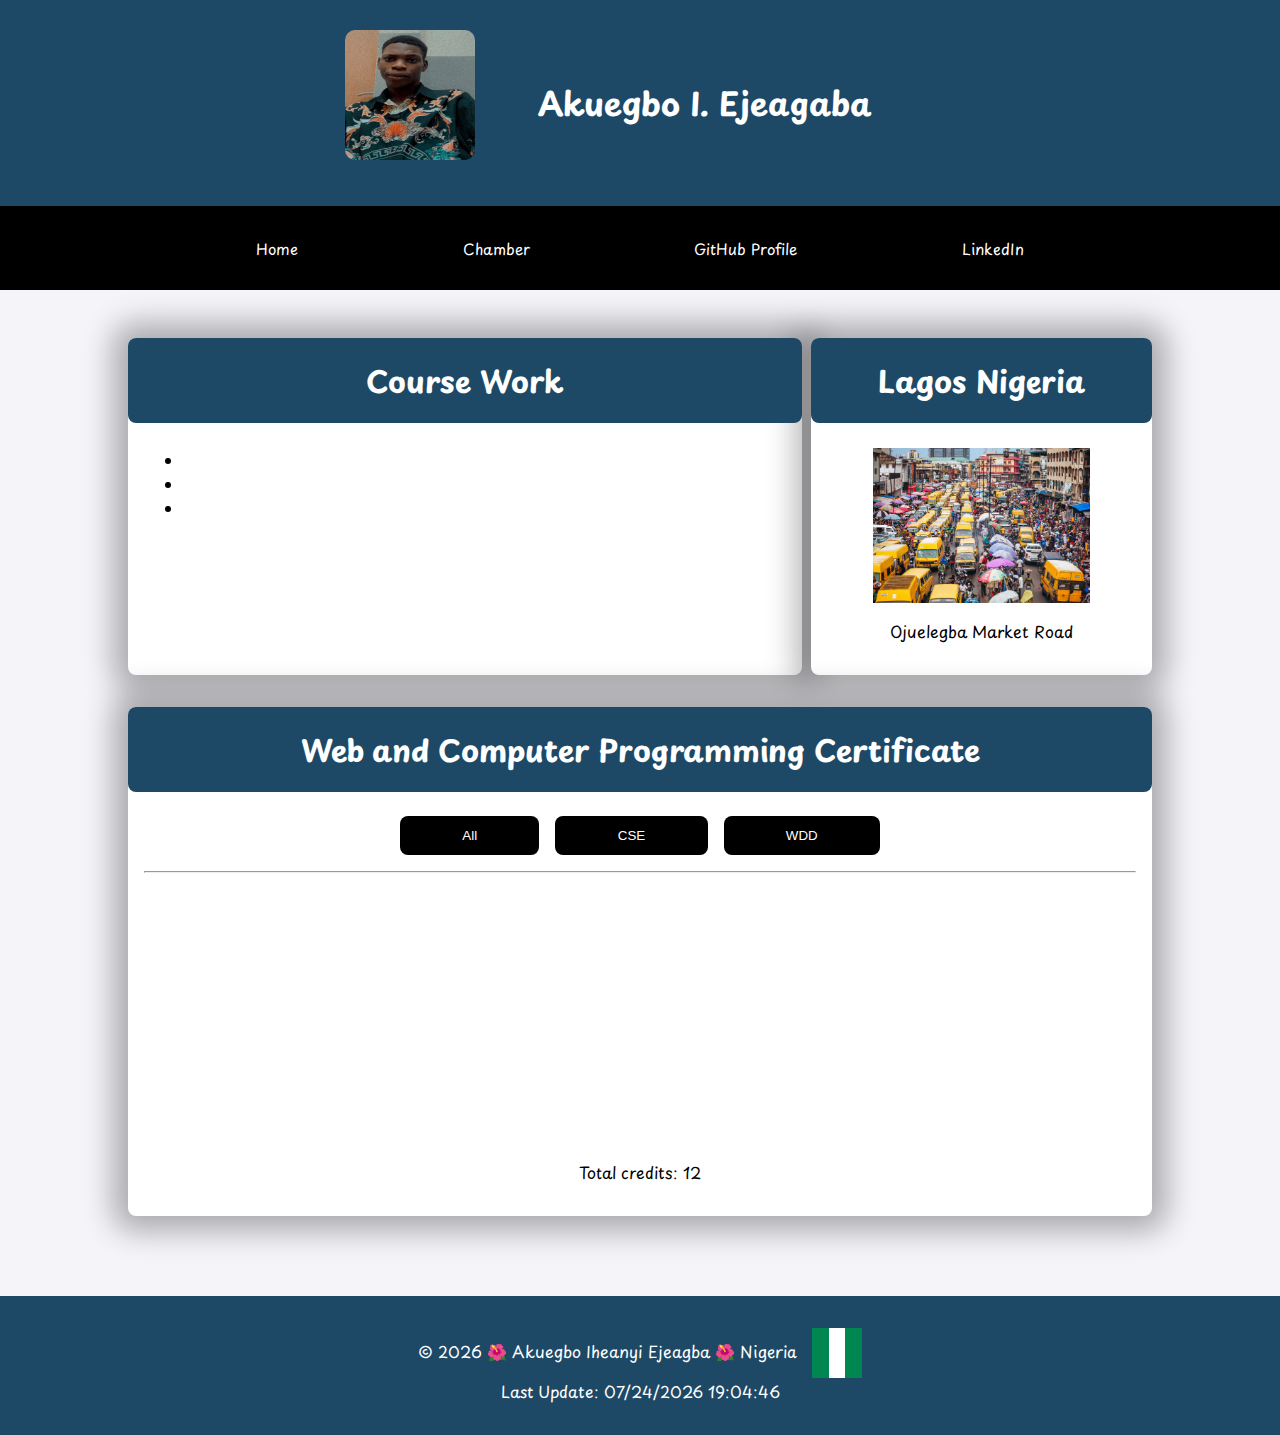
<file: index.html>
<!DOCTYPE html>
<html lang="en">

<head>
    <meta charset="UTF-8">
    <meta name="viewport" content="width=device-width, initial-scale=1.0">
    <title>WDD231 - Web Front End Development 1 - Akuegbo Iheanyi Ejeagba</title>
    <meta name="author" content="Akuegbo Iheanyi Ejeagba">
    <meta name="description" content="WDD231 - Web Front End Development 1 - Course Home Page">

    <!-- Open Graph meta properties -->
    <meta property="og:title" content="Course Home Page">
    <meta property="og:type" content="Website">
    <meta property="og:image"
        content="https://t4.ftcdn.net/jpg/03/59/31/69/360_F_359316984_5bc9w0LGvv6gXeuM2pht8PGGhq9p0etw.jpg">
    <meta property="og:url" content="https://iheanyi11.github.io/wdd231/">

    <link rel="preconnect" href="https://fonts.googleapis.com">
    <link rel="preconnect" href="https://fonts.gstatic.com" crossorigin>
    <link href="https://fonts.googleapis.com/css2?family=Playpen+Sans:wght@500&display=swap" rel="stylesheet">

    <link rel="stylesheet" href="styles/course-page.css">
    <script src="scripts/course-page.js" defer></script>
    <link rel="icon" href="course-home-page.ico">
</head>

<body>
    <header>
        <div class="profile">
            <img id="myImage1" src="images/index1.jpeg" alt="Picture of myself">
            <h1>Akuegbo I. Ejeagaba</h1>
        </div>
        <button id="menu-toggle" aria-label="Toggle-Menu">
            <span class="menu-icon"></span>
            <span class="menu-icon"></span>
            <span class="menu-icon"></span>
        </button>
        <nav>
            <ul id="menu">
                <li><a href="#">Home</a></li>
                <li><a href="#">Chamber</a></li>
                <li><a href="#">GitHub Profile</a></li>
                <li><a href="https://www.linkedin.com/">LinkedIn</a></li>
            </ul>
        </nav>
    </header>
    <main>
        <section id="course-work">
            <h2>Course Work</h2>
            <ul>
                <li></li>
                <li></li>
                <li></li>
            </ul>
        </section>
        <section id="location">
            <h2>Lagos Nigeria</h2>
            <img src="images/lagos1.jpg" alt="Ojuelegba Market">
            <p>Ojuelegba Market Road</p>
        </section>
        <section id="certificates">
            <h2>Web and Computer Programming Certificate</h2>
            <div id="filter-buttons">
                <button id="filter-all">All</button>
                <button id="filter-cse">CSE</button>
                <button id="filter-wdd">WDD</button>
            </div>
            <hr>
            <div id="courses-container"></div>

            <p>Total credits: <span id="total-credits"></span></p>
        </section>

        <dialog id="course-details"></dialog>
    </main>
    <footer>
        <p>&copy; <span id="currentyear"></span><br> 🌺 Akuegbo Iheanyi Ejeagba<br> 🌺 Nigeria <img
                src="images/nigeria-flag1.png" alt="Nigeria Flag" class="flag"></p>
        <p id="lastModified"> Last Update: </p>
    </footer>
</body>

</html>
</file>
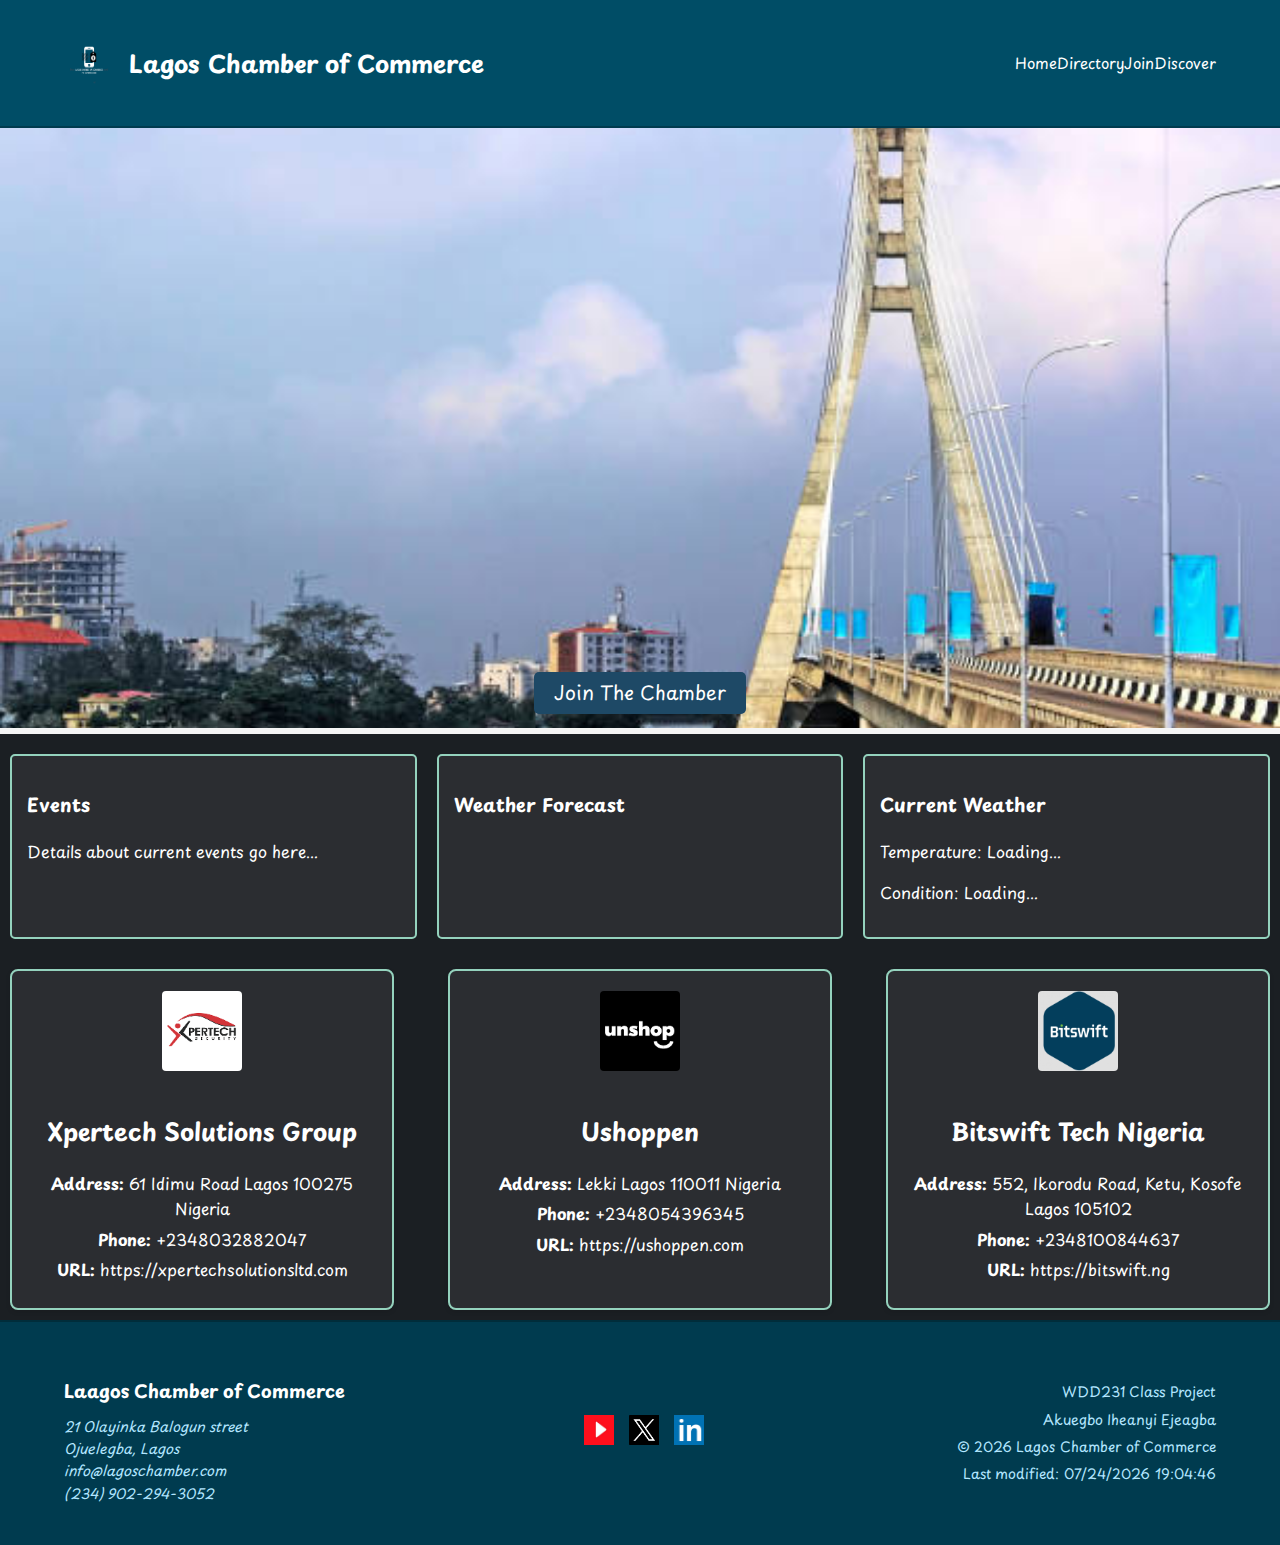
<file: chamber/index.html>
<!DOCTYPE html>
<html lang="en">

<head>
    <meta charset="UTF-8">
    <meta name="viewport" content="width=device-width, initial-scale=1.0">
    <title>Lagos Chamber of Commerce Home Page</title>
    <meta name="author" content="Akuegbo Iheanyi Ejeagba">
    <meta name="description"
        content="Welcome to the Lagos City Chamber of Commerce. Find information on local events, business resources, and networking opportunities.">
    <meta property="og:type" content="website">
    <meta property="og:title" content="Lagos City Chamber of Commerce">
    <meta property="og:url" content="https://lagoschamber.com/">
    <meta property="og:image" content="https://www.lagoschamber.com/">
    <meta property="og:description"
        content="Discover local businesses and services with the Lagos City Chamber of Commerce directory.">
    <link rel="icon" href="images/favicon.ico">
    <link rel="preconnect" href="https://fonts.googleapis.com">
    <link rel="preconnect" href="https://fonts.gstatic.com" crossorigin>
    <link href="https://fonts.googleapis.com/css2?family=Playpen+Sans:wght@500&display=swap" rel="stylesheet">


    <!-- Normalize CSS (Reset CSS) -->
    <link rel="stylesheet" href="styles/normalize.css">
    <!-- Custom CSS -->
    <link rel="stylesheet" href="styles/home.css">
    <script src="scripts/home.js" defer></script>
</head>

<body>
    <header>
        <div class="container">
            <div class="logo">
                <img src="images/commerce-site-logo.png" alt="Website Logo">
                <h1>Lagos Chamber of Commerce</h1>
            </div>
            <button id="menu-toggle" aria-label="Toggle-Menu">
                <span class="menu-icon"></span>
                <span class="menu-icon"></span>
                <span class="menu-icon"></span>
            </button>
            <nav>
                <ul class="nav-menu">
                    <li><a href="https://iheanyi11.github.io/wdd231/chamber/index.html">Home</a></li>
                    <li><a href="https://iheanyi11.github.io/wdd231/chamber/directory.html">Directory</a></li>
                    <li><a href="https://iheanyi11.github.io/wdd231/chamber/join.html">Join</a></li>
                    <li><a href="https://iheanyi11.github.io/wdd231/chamber/discover.html">Discover</a></li>
                </ul>
            </nav>
        </div>
    </header>
    <main>
        <div class="hero">
            <img src="images/lagos-hero.jpg" alt="City">
            <button class="cta">Join The Chamber</button>
        </div>

        <div class="main-contents">
            <div class="events">
                <h3>Events</h3>
                <p>Details about current events go here...</p>
            </div>
            <div class="weather" id="weather">
                <h3>Weather Forecast</h3>
                <ul id="forecast"></ul>
            </div>
            <div class="current-weather" id="current-weather">
                <h3>Current Weather</h3>
                <p id="current-temp">Temperature: Loading...</p>
                <p id="current-condition">Condition: Loading...</p>
            </div>
        </div>
        <div class="bussiness-spotlight" id="bussiness-spotlight">

        </div>
    </main>
    <footer>
        <div class="footer-container">
            <div class="footer-info">
                <h2>Laagos Chamber of Commerce</h2>
                <address>
                    21 Olayinka Balogun street<br>
                    Ojuelegba, Lagos<br>
                    <a href="mailto:lagoschamber.com">info@lagoschamber.com</a><br>
                    <a href="tel:+2349022943052">(234) 902-294-3052</a>
                </address>
            </div>
            <div class="footer-social">
                <a href="www.youtube.com"><img src="images/youtube.jpg" alt="YouTube"></a>
                <a href="www.twitter.com"><img src="images/x-image.png" alt="Twitter"></a>
                <a href="www.indeed.com"><img src="images/indeed.png" alt="Indeed"></a>
            </div>
            <div class="footer-credit">
                <p>WDD231 Class Project</p>
                <p>Akuegbo Iheanyi Ejeagba</p>
                <p>© <span id="currentYear"></span> Lagos Chamber of Commerce</p>
                <p id="lastModified"> Last Update: </p>
            </div>
        </div>
    </footer>
</body>

</html>
</file>
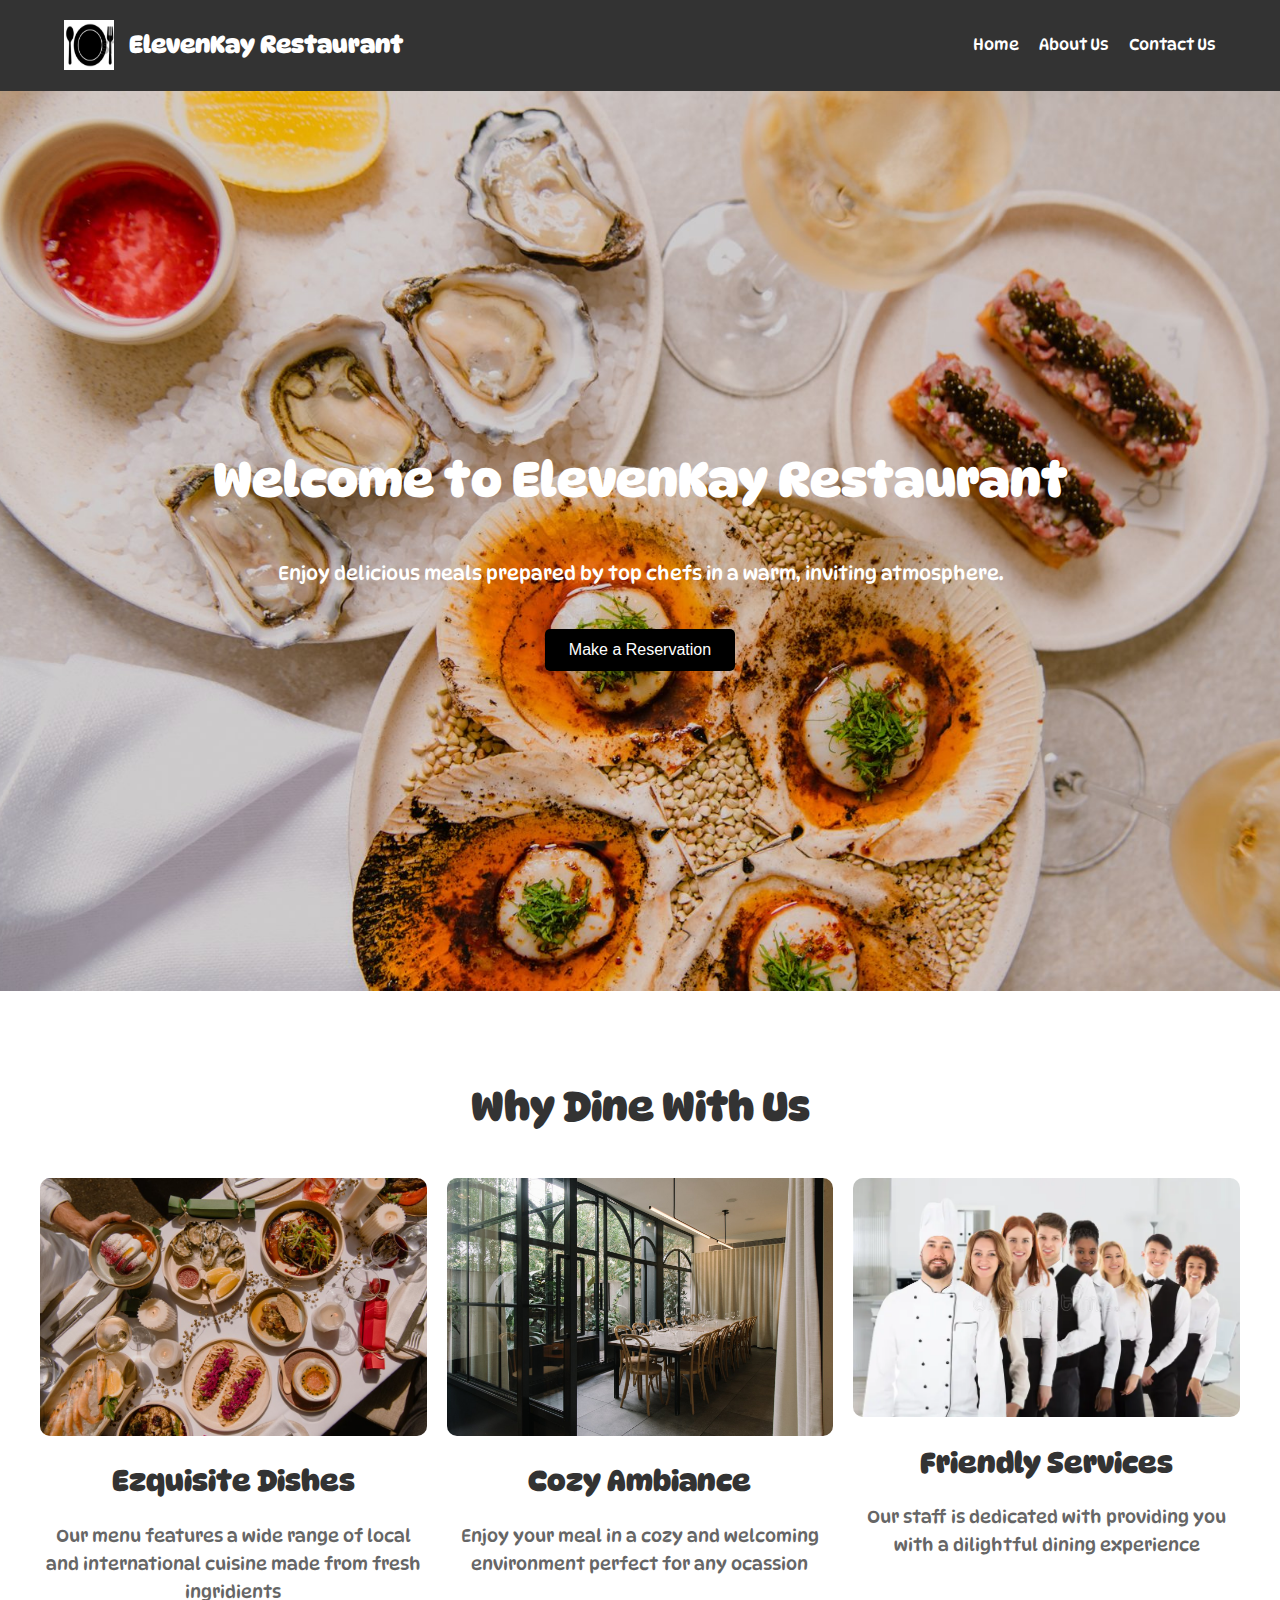
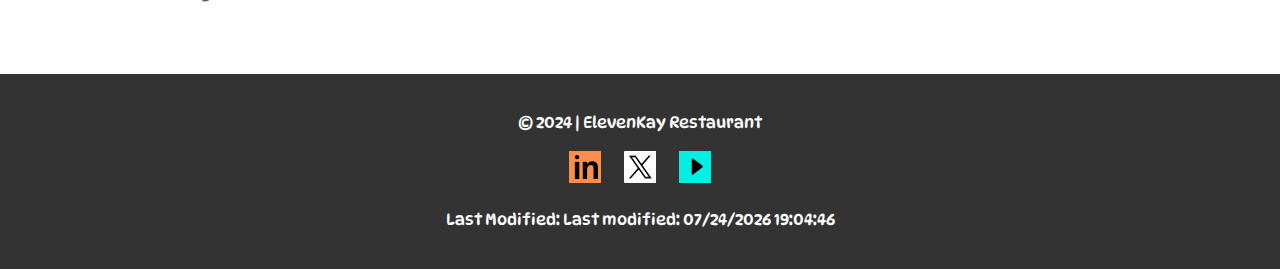
<file: project/index.html>
<!DOCTYPE html>
<html lang="en">

<head>
    <meta charset="UTF-8">
    <meta name="viewport" content="width=device-width, initial-scale=1.0">
    <title>ElevenKay Restaurant Homepage</title>
    <meta name="author" content="Akuegbo Iheanyi Ejeagba">
    <meta name="description" content="WDD231 - Web Front End Development 1 - End of semester project">

    <!-- Open Graph meta properties -->
    <meta property="og:title" content="Local Restaurant">
    <meta property="og:description" content="Enjoy delicious meals and a great ambience at our restaurant.">
    <meta property="og:image"
        content="https://media.istockphoto.com/id/2149219718/photo/3d-render-of-cafe-restaurant-interior.jpg?s=1024x1024&w=is&k=20&c=udyyx1ivAVlSQX2OHNemIEWHupo4Ef9nepIK-UQ-aB0=">
    <meta property="og:url" content="https://iheanyi11.github.io/wdd231/project/index.html">


    <link rel="preconnect" href="https://fonts.googleapis.com">
    <link rel="preconnect" href="https://fonts.gstatic.com" crossorigin>
    <link href="https://fonts.googleapis.com/css2?family=DynaPuff:wght@400..700&display=swap" rel="stylesheet">

    <link rel="stylesheet" href="styles/home.css">
    <script src="scripts/home.js" defer></script>
    <link rel="icon" href="images/favicon.ico">
</head>

<body>
    <header>
        <div class="container">
            <div class="logo">
                <img src="images/restaurant-logo.png" alt="Website Logo">
                <h1>ElevenKay Restaurant</h1>
            </div>
            <button id="menu-toggle" aria-label="Toggle-Menu">
                <span class="menu-icon"></span>
                <span class="menu-icon"></span>
                <span class="menu-icon"></span>
            </button>
            <nav>
                <ul class="nav-menu">
                    <li><a href="index.html">Home</a></li>
                    <li><a href="about.html">About Us</a></li>
                    <li><a href="contact.html">Contact Us</a></li>
                </ul>
            </nav>
        </div>
    </header>

    <main>
        <section class="hero" style="background-image: url(images/restaurant-hero.jpg);">
            <h1>Welcome to ElevenKay Restaurant</h1>
            <p>Enjoy delicious meals prepared by top chefs in a warm, inviting atmosphere.</p>
            <button class="btn-reservation">Make a Reservation</button>
        </section>

        <section class="features">
            <h2>Why Dine With Us</h2>
            <div class="feature-grid">
                <article class="feature-item">
                    <img src="images/dishes.jpg" alt="Exquisite Dishes">
                    <h3>Ezquisite Dishes</h3>
                    <p>Our menu features a wide range of local and international cuisine made from fresh ingridients</p>
                </article>
                <article class="feature-item">
                    <img src="images/ambiance.jpg" alt="Cozy Ambiance">
                    <h3>Cozy Ambiance</h3>
                    <p>Enjoy your meal in a cozy and welcoming environment perfect for any ocassion</p>
                </article>
                <article class="feature-item">
                    <img src="images/restaurant-staff.webp" alt="Friendly Service">
                    <h3>Friendly Services</h3>
                    <p>Our staff is dedicated with providing you with a dilightful dining experience</p>
                </article>
            </div>
        </section>

        <!-- Reservation Modal Structure -->
        <div class="modal" id="reservation-modal">
            <div class="modal-content">
                <span class="close">&times;</span>
                <h2>Make a Reservation</h2>
                <form id="reservation-form">
                    <label for="name">Name:</label>
                    <input type="text" id="name" required>
                    <label for="email">Email:</label>
                    <input type="email" id="email" required>
                    <label for="date">Date:</label>
                    <input type="date" id="date" required>
                    <label for="time">Time:</label>
                    <input type="time" id="time" required>
                    <button type="submit">Submit Reservation</button>
                </form>
            </div>
        </div>
    </main>

    <footer>
        <div class="footer-content">
            <p>&copy; 2024 | ElevenKay Restaurant </p>

            <div class="social-media">
                <a href="https://indeed.com" target="_blank">
                    <img src="images/indeed.png" alt="Indeed">
                </a>
                <a href="https://twitter.com" target="_blank">
                    <img src="images/x-image.png" alt="Twitter">
                </a>
                <a href="https://youtube.com" target="_blank">
                    <img src="images/youtube.jpg" alt="Youtube">
                </a>
            </div>
        </div>

        <p>Last Modified: <span id="last-modified"></span></p>
    </footer>
</body>
</file>
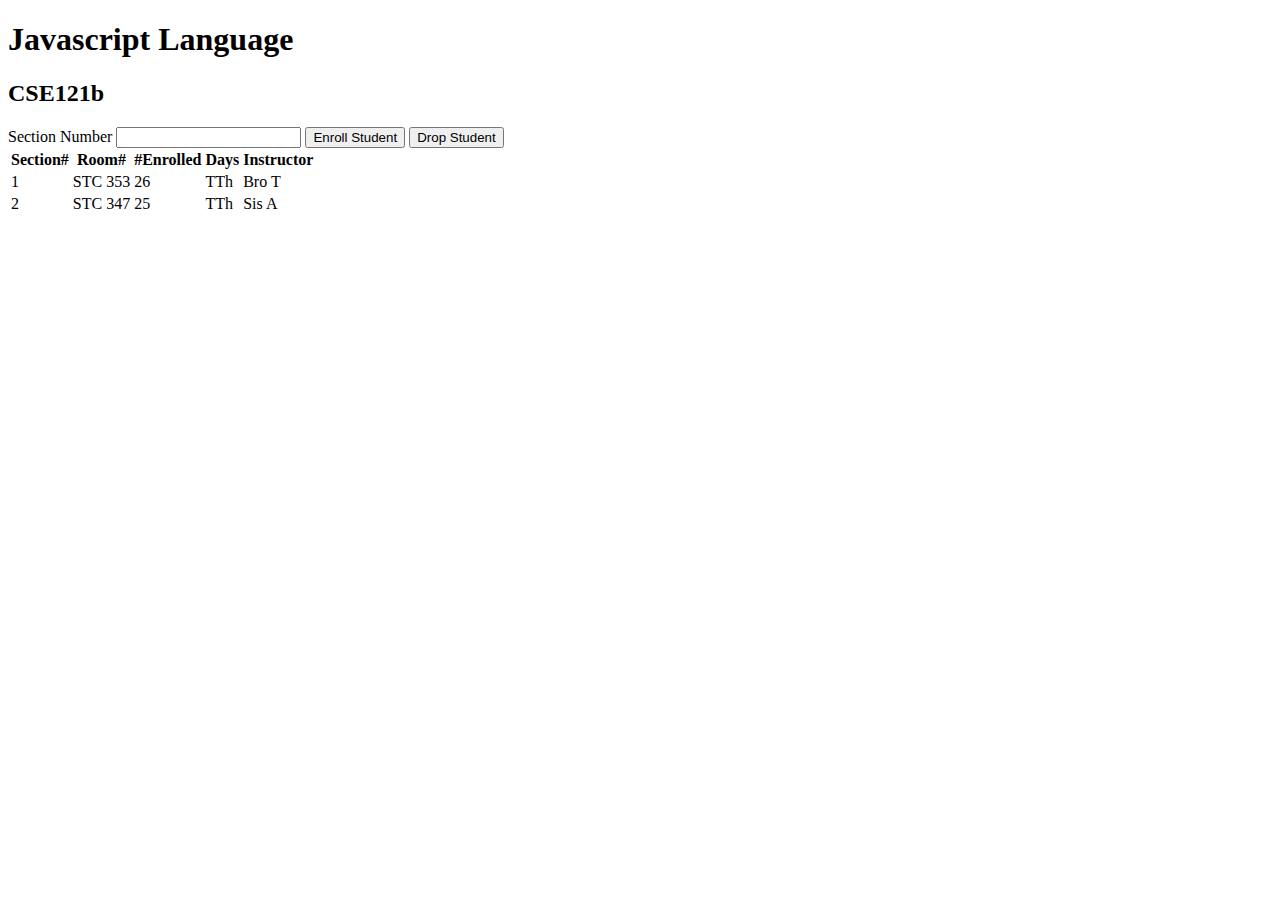
<file: modules.html>
<!DOCTYPE html>
<html lang="en">

<head>
    <meta charset="UTF-8" />
    <meta http-equiv="X-UA-Compatible" content="IE=edge" />
    <meta name="viewport" content="width=device-width, initial-scale=1.0" />
    <title>Courses and sections</title>
    <script src="scripts/modules.js" defer></script>
</head>

<body>
    <h1 id="courseName"></h1>
    <h2 id="courseCode"></h2>
    <label for="sectionNumber">Section Number</label>
    <input id="sectionNumber" />
    <button id="enrollStudent">Enroll Student</button>
    <button id="dropStudent">Drop Student</button>

    <table>
        <thead>
            <tr>
                <th>Section#</th>
                <th>Room#</th>
                <th>#Enrolled</th>
                <th>Days</th>
                <th>Instructor</th>
            </tr>
        </thead>
        <tbody id="sections"></tbody>
    </table>
</body>

</html>
</file>
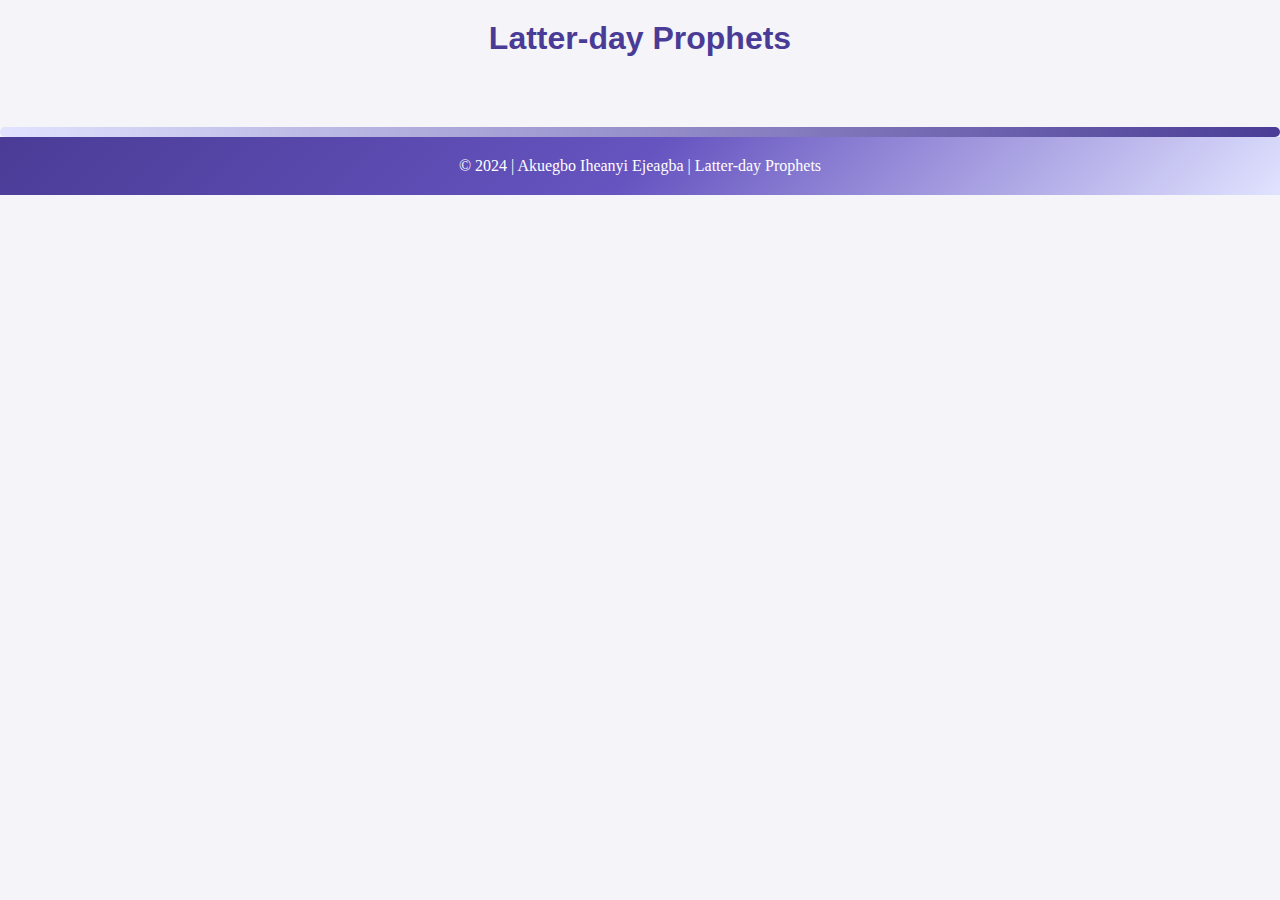
<file: prophets.html>
<!DOCTYPE html>
<html lang="en">

<head>
    <meta charset="UTF-8">
    <meta name="viewport" content="width=device-width, initial-scale=1.0">
    <title>Latter-day Prophets Page</title>
    <meta name="author" content="Akuegbo Iheanyi Ejeagba">
    <meta name="description" content="Latter-day Prophets Page">

    <link rel="stylesheet" href="styles/prophets.css">
    <script src="scripts/prophets.js" defer></script>
</head>

<body>
    <header>
        <h1>Latter-day Prophets</h1>
    </header>
    <main>
        <div id="cards"></div>
    </main>
    <footer>
        © 2024 | Akuegbo Iheanyi Ejeagba | Latter-day Prophets
    </footer>
</body>

</html>
</file>
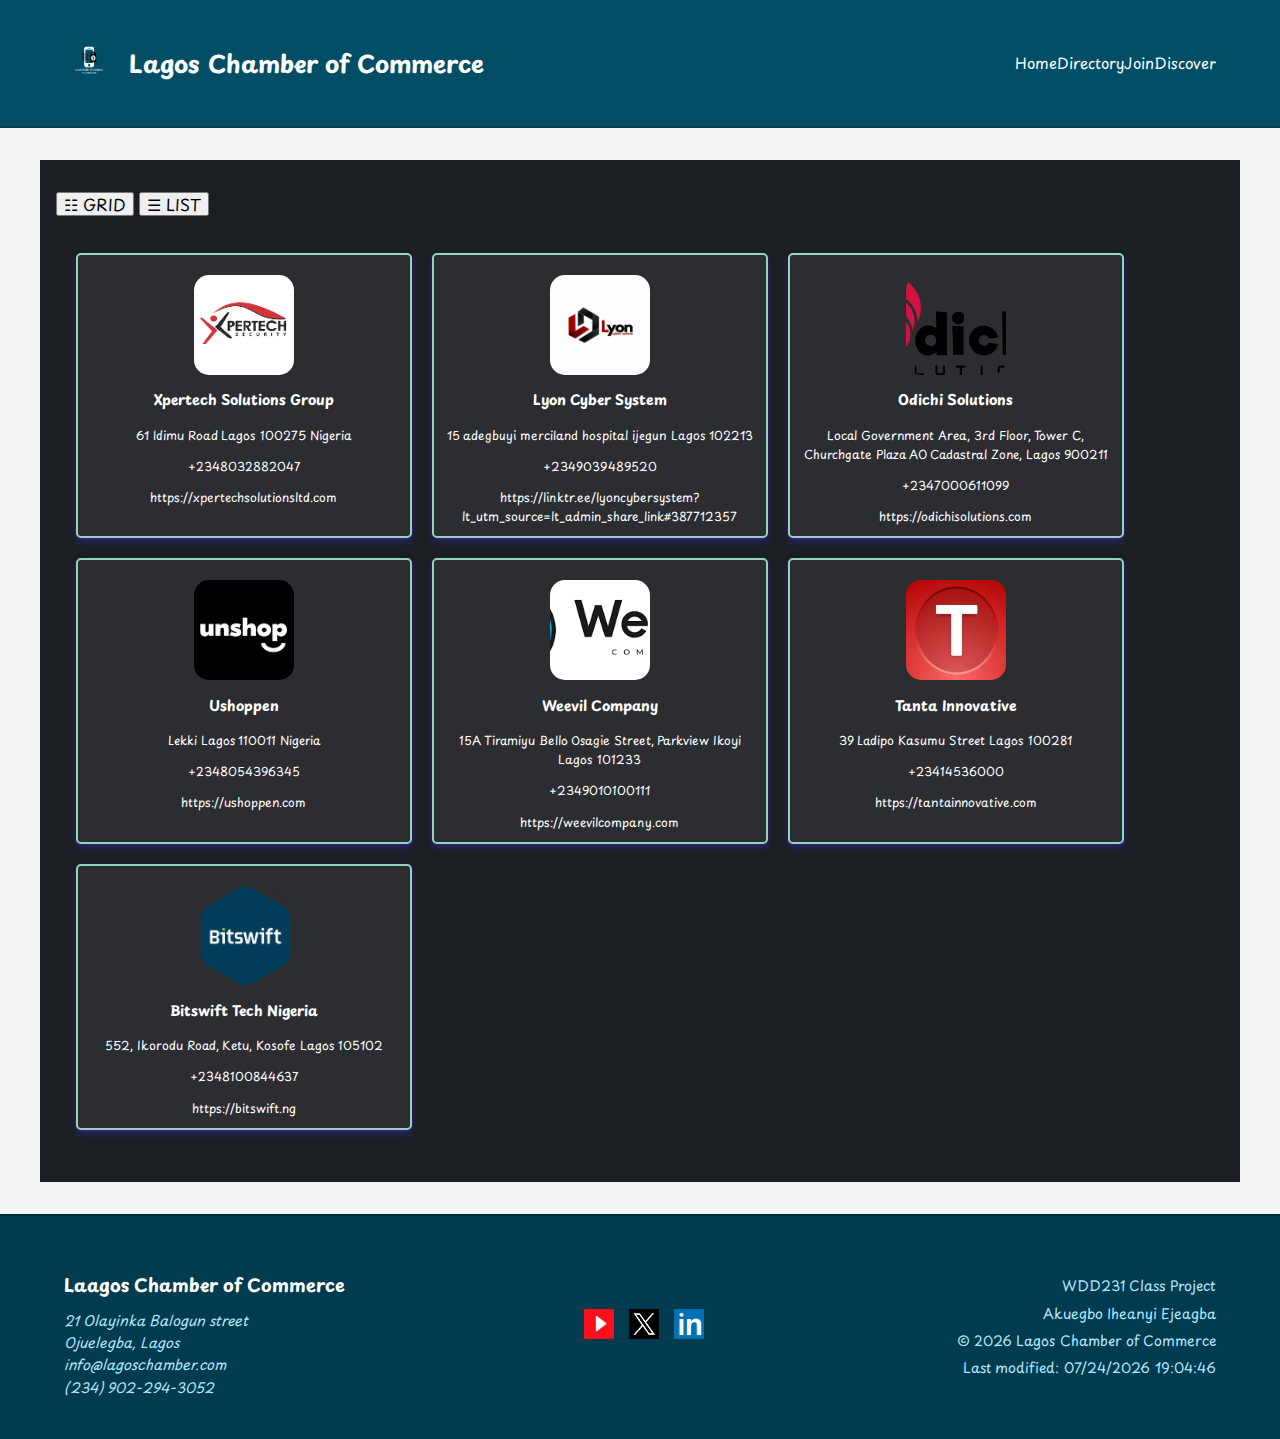
<file: chamber/directory.html>
<!DOCTYPE html>
<html lang="en">

<head>
    <meta charset="UTF-8">
    <meta name="viewport" content="width=device-width, initial-scale=1.0">
    <title>Lagos Chamber of Commerce Directory Page</title>
    <meta name="author" content="Akuegbo Iheanyi Ejeagba">
    <meta name="description"
        content="Welcome to the Lagos City Chamber of Commerce. Find information on local events, business resources, and networking opportunities.">
    <meta property="og:type" content="website">
    <meta property="og:title" content="Lagos City Chamber of Commerce">
    <meta property="og:url" content="https://lagoschamber.com/">
    <meta property="og:image" content="https://www.lagoschamber.com/">
    <meta property="og:description"
        content="Discover local businesses and services with the Lagos City Chamber of Commerce directory.">
    <link rel="icon" href="images/favicon.ico">
    <link rel="preconnect" href="https://fonts.googleapis.com">
    <link rel="preconnect" href="https://fonts.gstatic.com" crossorigin>
    <link href="https://fonts.googleapis.com/css2?family=Playpen+Sans:wght@500&display=swap" rel="stylesheet">


    <!-- Normalize CSS (Reset CSS) -->
    <link rel="stylesheet" href="styles/normalize.css">
    <!-- Custom CSS -->
    <link rel="stylesheet" href="styles/directory.css">
    <script src="scripts/directory.js" defer></script>
</head>

<body>
    <header>
        <div class="container">
            <div class="logo">
                <img src="images/commerce-site-logo.png" alt="Website Logo">
                <h1>Lagos Chamber of Commerce</h1>
            </div>
            <button id="menu-toggle" aria-label="Toggle-Menu">
                <span class="menu-icon"></span>
                <span class="menu-icon"></span>
                <span class="menu-icon"></span>
            </button>
            <nav>
                <ul class="nav-menu">
                    <li><a href="https://iheanyi11.github.io/wdd231/chamber/index.html">Home</a></li>
                    <li><a href="https://iheanyi11.github.io/wdd231/chamber/directory.html">Directory</a></li>
                    <li><a href="https://iheanyi11.github.io/wdd231/chamber/join.html">Join</a></li>
                    <li><a href="https://iheanyi11.github.io/wdd231/chamber/discover.html">Discover</a></li>
                </ul>
            </nav>
        </div>
    </header>
    <main id="main-content">
        <div id="viewToggle">
            <button id="grid">&#9783; GRID</button>
            <button id="list">&#9776; LIST</button>
        </div>

        <div id="member-container" class="grid-view"></div>
    </main>
    <footer>
        <div class="footer-container">
            <div class="footer-info">
                <h2>Laagos Chamber of Commerce</h2>
                <address>
                    21 Olayinka Balogun street<br>
                    Ojuelegba, Lagos<br>
                    <a href="mailto:lagoschamber.com">info@lagoschamber.com</a><br>
                    <a href="tel:+2349022943052">(234) 902-294-3052</a>
                </address>
            </div>
            <div class="footer-social">
                <a href="www.youtube.com"><img src="images/youtube.jpg" alt="YouTube"></a>
                <a href="www.twitter.com"><img src="images/x-image.png" alt="Twitter"></a>
                <a href="www.indeed.com"><img src="images/indeed.png" alt="Indeed"></a>
            </div>
            <div class="footer-credit">
                <p>WDD231 Class Project</p>
                <p>Akuegbo Iheanyi Ejeagba</p>
                <p>© <span id="currentYear"></span> Lagos Chamber of Commerce</p>
                <p id="lastModified"> Last Update: </p>
            </div>
        </div>
    </footer>
</body>

</html>
</file>
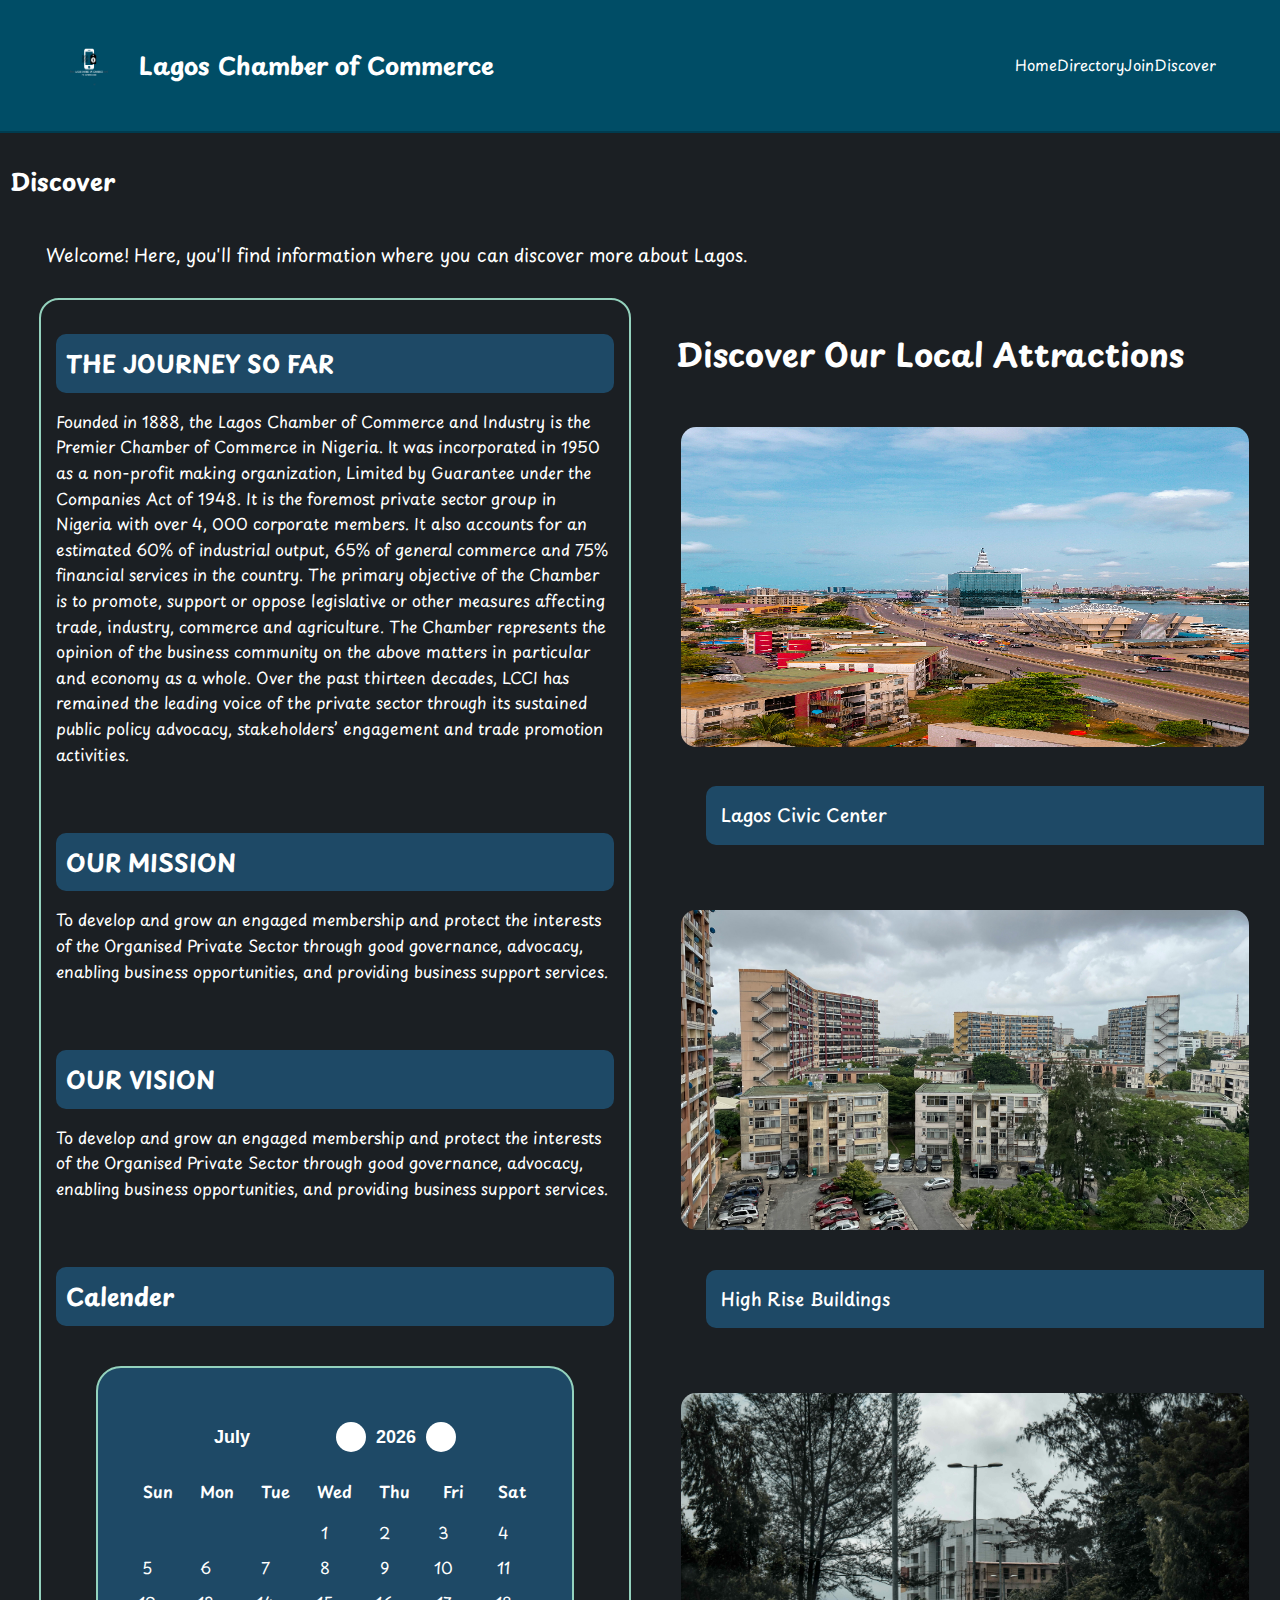
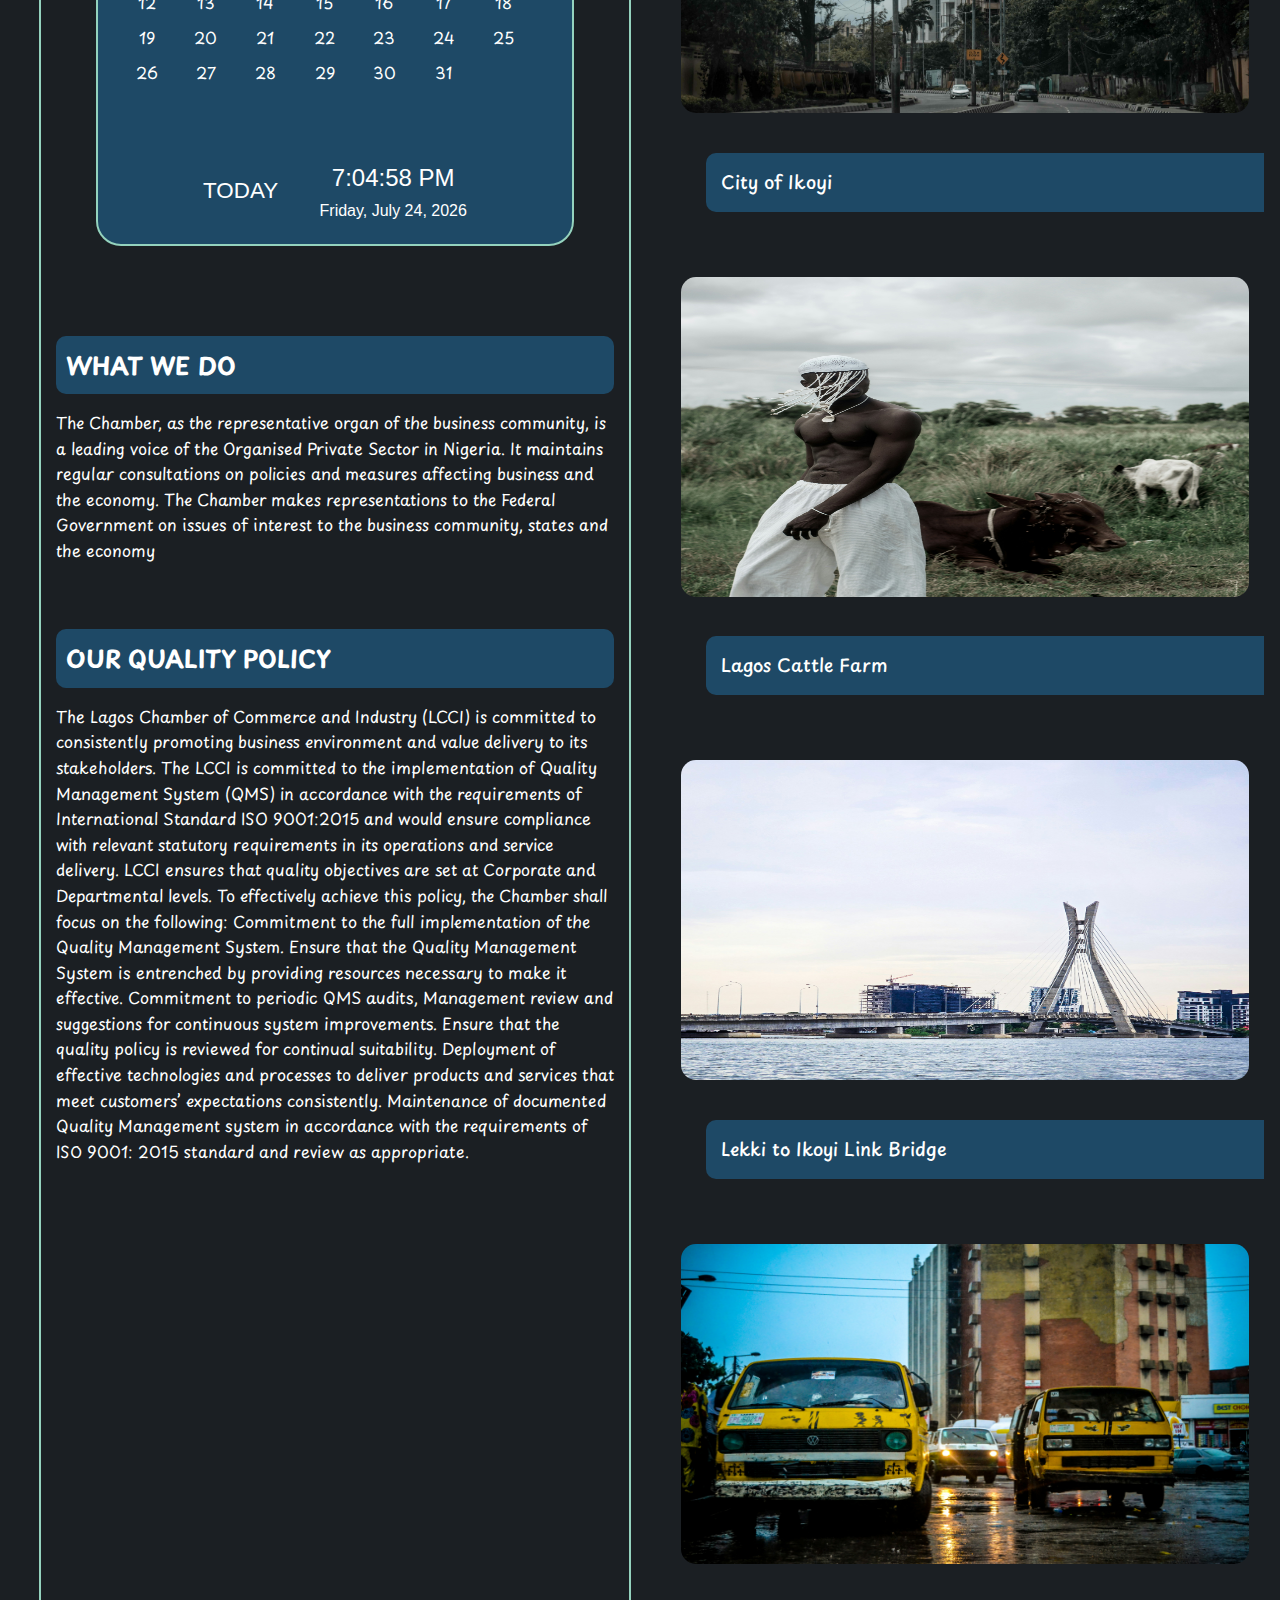
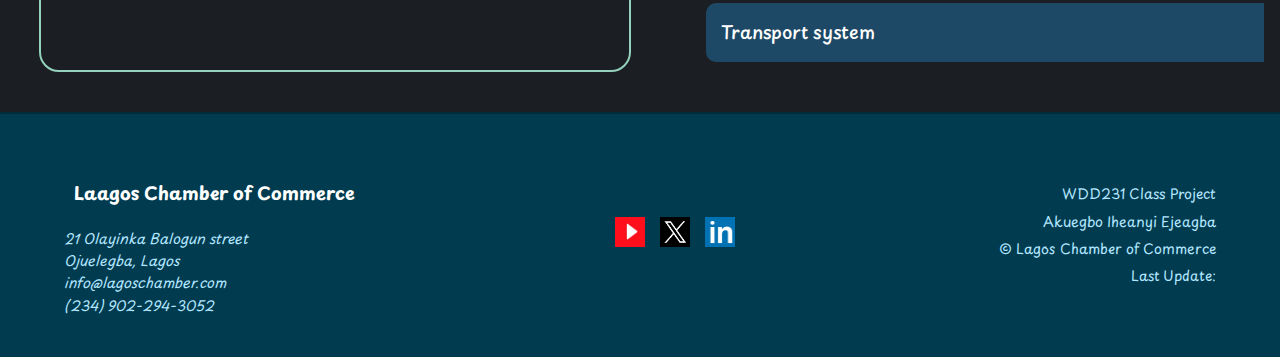
<file: chamber/discover.html>
<!DOCTYPE html>
<html lang="en">

<head>
    <meta charset="UTF-8">
    <meta name="viewport" content="width=device-width, initial-scale=1.0">
    <title>Lagos Chamber of Commerce Directory Page</title>
    <meta name="author" content="Akuegbo Iheanyi Ejeagba">
    <meta name="description"
        content="Welcome to the Lagos City Chamber of Commerce. Find information on local events, business resources, and networking opportunities.">
    <meta property="og:type" content="website">
    <meta property="og:title" content="Lagos City Chamber of Commerce">
    <meta property="og:url" content="https://lagoschamber.com/">
    <meta property="og:image" content="https://www.lagoschamber.com/">
    <meta property="og:description"
        content="Discover local businesses and services with the Lagos City Chamber of Commerce directory.">
    <link rel="icon" href="images/favicon.ico">
    <link rel="preconnect" href="https://fonts.googleapis.com">
    <link rel="preconnect" href="https://fonts.gstatic.com" crossorigin>
    <link href="https://fonts.googleapis.com/css2?family=Playpen+Sans:wght@500&display=swap" rel="stylesheet">


    <!-- Normalize CSS (Reset CSS) -->
    <link rel="stylesheet" href="styles/normalize.css">
    <!-- Custom CSS -->
    <link rel="stylesheet" href="styles/discover.css">
    <script src="scripts/discover.js" defer></script>
    <script src="scripts/discover-footer.js" defer></script>
</head>

<body>
    <header>
        <div class="container">
            <div class="logo">
                <img src="images/commerce-site-logo.png" alt="Website Logo">
                <h1>Lagos Chamber of Commerce</h1>
            </div>
            <button id="menu-toggle" aria-label="Toggle-Menu">
                <span class="menu-icon"></span>
                <span class="menu-icon"></span>
                <span class="menu-icon"></span>
            </button>
            <nav>
                <ul class="nav-menu">
                    <li><a href="https://iheanyi11.github.io/wdd231/chamber/index.html">Home</a></li>
                    <li><a href="https://iheanyi11.github.io/wdd231/chamber/directory.html">Directory</a></li>
                    <li><a href="https://iheanyi11.github.io/wdd231/chamber/join.html">Join</a></li>
                    <li><a href="https://iheanyi11.github.io/wdd231/chamber/discover.html">Discover</a></li>
                </ul>
            </nav>
        </div>
    </header>
    <h2>Discover</h2>
    <p id="visits"></p>
    <main class="grid-container">
        <!-- Sidebar Section -->
        <aside class="sidebar">
            <section class="journey">
                <h2>THE JOURNEY SO FAR</h2>
                <p>Founded in 1888, the Lagos Chamber of Commerce and Industry is the Premier Chamber of Commerce in
                    Nigeria. It was incorporated in 1950 as a non-profit making organization, Limited by Guarantee under
                    the Companies Act of 1948.

                    It is the foremost private sector group in Nigeria with over 4, 000 corporate members. It also
                    accounts for an estimated 60% of industrial output, 65% of general commerce and 75% financial
                    services in the country.

                    The primary objective of the Chamber is to promote, support or oppose legislative or other measures
                    affecting trade, industry, commerce and agriculture. The Chamber represents the opinion of the
                    business community on the above matters in particular and economy as a whole. Over the past thirteen
                    decades, LCCI has remained the leading voice of the private sector through its sustained public
                    policy advocacy, stakeholders’ engagement and trade promotion activities.</p>
            </section>
            <section class="mission">
                <h2>OUR MISSION</h2>
                <p>To develop and grow an engaged membership and protect the interests of the Organised Private Sector
                    through good governance, advocacy, enabling business opportunities, and providing business support
                    services.</p>
            </section>
            <section class="vision">
                <h2>OUR VISION</h2>
                <p>To develop and grow an engaged membership and protect the interests of the Organised Private Sector
                    through good governance, advocacy, enabling business opportunities, and providing business support
                    services.</p>
            </section>
            <section class="calender">
                <h2>Calender</h2>
                <div id="card3">
                    <div class="calendar">
                        <div class="calendar-header">
                            <span class="month-picker" id="month-picker"> July </span>
                            <div class="year-picker" id="year-picker">
                                <span class="year-change" id="pre-year">
                                </span>
                                <span id="year">2024 </span>
                                <span class="year-change" id="next-year">
                                </span>
                            </div>
                        </div>

                        <div class="calendar-body">
                            <div class="calendar-week-days">
                                <div>Sun</div>
                                <div>Mon</div>
                                <div>Tue</div>
                                <div>Wed</div>
                                <div>Thu</div>
                                <div>Fri</div>
                                <div>Sat</div>
                            </div>
                            <div class="calendar-days">
                            </div>
                        </div>
                        <div class="calendar-footer">
                        </div>
                        <div class="date-time-formate">
                            <div class="day-text-formate">TODAY</div>
                            <div class="date-time-value">
                                <div class="time-formate">01:41:20</div>
                                <div class="date-formate">03 - march - 2022</div>
                            </div>
                        </div>
                        <div class="month-list"></div>
                    </div>
                </div>
            </section>
            <section class="purpose">
                <h2>WHAT WE DO</h2>
                <p>The Chamber, as the representative organ of the business community, is a leading voice of the
                    Organised Private Sector in Nigeria. It maintains regular consultations on policies and measures
                    affecting business and the economy.

                    The Chamber makes representations to the Federal Government on issues of interest to the business
                    community, states and the economy</p>
            </section>
            <section class="policy">
                <h2>OUR QUALITY POLICY</h2>
                <P>The Lagos Chamber of Commerce and Industry (LCCI) is committed to consistently promoting business
                    environment and value delivery to its stakeholders.

                    The LCCI is committed to the implementation of Quality Management System (QMS) in accordance with
                    the requirements of International Standard ISO 9001:2015 and would ensure compliance with relevant
                    statutory requirements in its operations and service delivery.

                    LCCI ensures that quality objectives are set at Corporate and Departmental levels. To effectively
                    achieve this policy, the Chamber shall focus on the following:

                    Commitment to the full implementation of the Quality Management System.
                    Ensure that the Quality Management System is entrenched by providing resources necessary to make it
                    effective.
                    Commitment to periodic QMS audits, Management review and suggestions for continuous system
                    improvements.
                    Ensure that the quality policy is reviewed for continual suitability.
                    Deployment of effective technologies and processes to deliver products and services that meet
                    customers’ expectations consistently.
                    Maintenance of documented Quality Management system in accordance with the requirements of ISO 9001:
                    2015 standard and review as appropriate.</P>
            </section>
        </aside>

        <!-- Main Content Section -->
        <section class="main-content">
            <h1>Discover Our Local Attractions</h1>
            <div class="image-card">
                <img src="images/civic.jpg" alt="civic center" loading="lazy">
                <p class="caption">Lagos Civic Center</p>
            </div>
            <div class="image-card">
                <img src="images/buildings.jpg" alt="Tall buildings" loading="lazy">
                <p class="caption">High Rise Buildings</p>
            </div>
            <div>
                <img src="images/ikoyi-city.jpg" alt="ikoyi city" loading="lazy">
                <p class="caption">City of Ikoyi</p>
            </div>
            <div class="image-card">
                <img src="images/cattle.jpg" alt="cattles" loading="lazy">
                <p class="caption">Lagos Cattle Farm</p>
            </div>
            <div class="image-card">
                <img src="images/Lekki-link-bridge.jpg" alt="Lekki link bridge" loading="lazy">
                <p class="caption">Lekki to Ikoyi Link Bridge</p>
            </div>
            <div class="image-card">
                <img src="images/transpotation.jpg" alt="transpotation" loading="lazy">
                <p class="caption">Transport system</p>
            </div>
        </section>
    </main>

    <footer>
        <div class="footer-container">
            <div class="footer-info">
                <h2>Laagos Chamber of Commerce</h2>
                <address>
                    21 Olayinka Balogun street<br>
                    Ojuelegba, Lagos<br>
                    <a href="mailto:lagoschamber.com">info@lagoschamber.com</a><br>
                    <a href="tel:+2349022943052">(234) 902-294-3052</a>
                </address>
            </div>
            <div class="footer-social">
                <a href="www.youtube.com"><img src="images/youtube.jpg" alt="YouTube"></a>
                <a href="www.twitter.com"><img src="images/x-image.png" alt="Twitter"></a>
                <a href="www.indeed.com"><img src="images/indeed.png" alt="Indeed"></a>
            </div>
            <div class="footer-credit">
                <p>WDD231 Class Project</p>
                <p>Akuegbo Iheanyi Ejeagba</p>
                <p>© <span id="currentYear"></span> Lagos Chamber of Commerce</p>
                <p id="lastModified"> Last Update: </p>
            </div>
        </div>
    </footer>
</body>

</html>
</file>
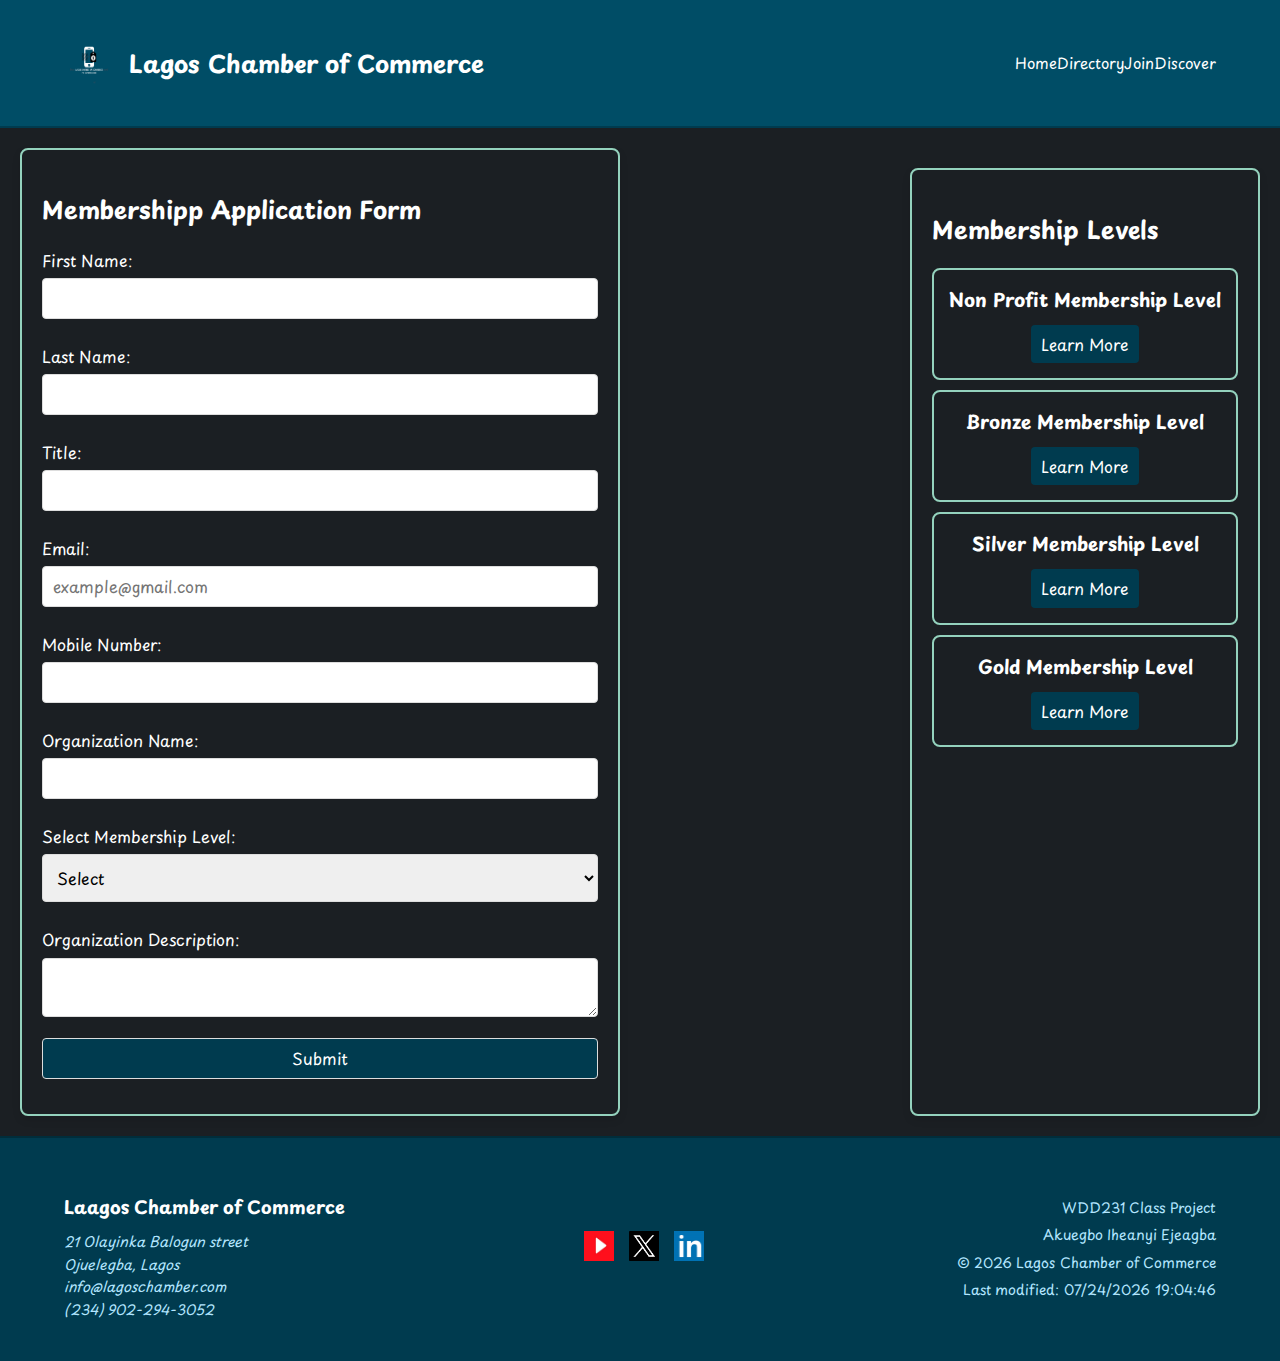
<file: chamber/join.html>
<!DOCTYPE html>
<html lang="en">

<head>
    <meta charset="UTF-8">
    <meta name="viewport" content="width=device-width, initial-scale=1.0">
    <title>Lagos Chamber of Commerce Directory Page</title>
    <meta name="author" content="Akuegbo Iheanyi Ejeagba">
    <meta name="description"
        content="Welcome to the Lagos City Chamber of Commerce. Find information on local events, business resources, and networking opportunities.">
    <meta property="og:type" content="website">
    <meta property="og:title" content="Lagos City Chamber of Commerce">
    <meta property="og:url" content="https://lagoschamber.com/">
    <meta property="og:image" content="https://www.lagoschamber.com/">
    <meta property="og:description"
        content="Discover local businesses and services with the Lagos City Chamber of Commerce directory.">
    <link rel="icon" href="images/favicon.ico">
    <link rel="preconnect" href="https://fonts.googleapis.com">
    <link rel="preconnect" href="https://fonts.gstatic.com" crossorigin>
    <link href="https://fonts.googleapis.com/css2?family=Playpen+Sans:wght@500&display=swap" rel="stylesheet">


    <!-- Normalize CSS (Reset CSS) -->
    <link rel="stylesheet" href="styles/normalize.css">
    <!-- Custom CSS -->
    <link rel="stylesheet" href="styles/join.css">
    <script src="scripts/join.js" defer></script>
</head>

<body>
    <header>
        <div class="container">
            <div class="logo">
                <img src="images/commerce-site-logo.png" alt="Website Logo">
                <h1>Lagos Chamber of Commerce</h1>
            </div>
            <button id="menu-toggle" aria-label="Toggle-Menu">
                <span class="menu-icon"></span>
                <span class="menu-icon"></span>
                <span class="menu-icon"></span>
            </button>
            <nav>
                <ul class="nav-menu">
                    <li><a href="https://iheanyi11.github.io/wdd231/chamber/index.html">Home</a></li>
                    <li><a href="https://iheanyi11.github.io/wdd231/chamber/directory.html">Directory</a></li>
                    <li><a href="https://iheanyi11.github.io/wdd231/chamber/join.html">Join</a></li>
                    <li><a href="https://iheanyi11.github.io/wdd231/chamber/discover.html">Discover</a></li>
                </ul>
            </nav>
        </div>
    </header>
    <main>
        <div class="main-container">
            <!-- Application Form -->
            <form action="thankyou.html" method="get">
                <h2>Membershipp Application Form</h2>

                <label for="firstName">First Name:</label>
                <input type="text" id="firstName" name="firstName" title="First Name" required
                    autocomplete="given-name">

                <label for="lastName">Last Name:</label>
                <input type="text" id="lastName" name="lastName" title="Last Name" required autocomplete="family-name">

                <label for="title">Title:</label>
                <input type="text" id="title" name="organization-title" title="Organization Title"
                    autocomplete="organization-title" pattern="[A-Za-z\s-]{7,}">

                <label for="email">Email:</label>
                <input type="email" id="email" name="email" title="Email Address" required autocomplete="email"
                    placeholder="example@gmail.com">

                <label for="phone">Mobile Number:</label>
                <input type="tel" id="phone" name="mobile" title="Mobile Phone" required autocomplete="tel">

                <label for="organization">Organization Name:</label>
                <input type="text" id="organization" name="organization" title="Organization Name" required
                    autocomplete="organization">

                <label for="membership">Select Membership Level:</label>
                <select id="membership" name="membership" title="Membership Level">
                    <option value=" " disabled selected>Select</option>
                    <option value="non-profit">Non Profit Membership</option>
                    <option value="bronze">Bronze Membership</option>
                    <option value="silver">Silver Membership</option>
                    <option value="gold">Gold Membership</option>
                </select>

                <label for="description">Organization Description:</label>
                <textarea id="description" name="description" title="Organization Description"></textarea>

                <input type="hidden" id="timestamp" name="timestamp" value="">

                <input type="submit" value="Submit" class="submit-btn">
            </form>
            <!-- Membership Levels Cards -->
            <div class="membership-levels">
                <h2>Membership Levels</h2>

                <div class="card" id="nonprofit">
                    <h3>Non Profit Membership Level</h3>
                    <button onclick="openModal('modalNonProfit')">Learn More</button>
                </div>

                <div class="card" id="bronze">
                    <h3>Bronze Membership Level</h3>
                    <button onclick="openModal('modalBronze')">Learn More</button>
                </div>

                <div class="card" id="silver">
                    <h3>Silver Membership Level</h3>
                    <button onclick="openModal('modalSilver')">Learn More</button>
                </div>

                <div class="card" id="gold">
                    <h3>Gold Membership Level</h3>
                    <button onclick="openModal('modalGold')">Learn More</button>
                </div>
            </div>
        </div>
        <!-- Modals for Membership Levels -->
        <div id="modalNonProfit" class="modal">
            <div class="modal-content">
                <span class="close" onclick="closeModal('modalNonProfit')">&times;</span>
                <h3>Non Profit Membership Level</h3>
                <p>This membership is only for non profit organizations, they do not need to pay for a membership.</p>
            </div>
        </div>

        <div id="modalBronze" class="modal">
            <div class="modal-content">
                <span class="close" onclick="closeModal('modalBronze')">&times;</span>
                <h3>Bronze Membership Level</h3>
                <p>This memebership is perfect for small business. Join to Bronze membership only width $150 and be
                    visible in chamber website, discount in events and access to our work spaces.</p>
            </div>
        </div>

        <div id="modalSilver" class="modal">
            <div class="modal-content">
                <span class="close" onclick="closeModal('modalSilver')">&times;</span>
                <h3>Silver Membership Level</h3>
                <p>Increase your connections and accelerate your growth. Silver membership has a fee of $230, you can
                    have the bronze benefits and access to the contact list of the chamber, advocacy consultant, access
                    to matter experts.</p>
            </div>
        </div>

        <div id="modalGold" class="modal">
            <div class="modal-content">
                <span class="close" onclick="closeModal('modalGold')">&times;</span>
                <h3>Gold Membership Level</h3>
                <p>Get the better investor and demonstrate your leadership. Gold membership has a fee of $340, you can
                    get all the Silver benefits and unlimited access to the board room, 3 participations of another CEO
                    on roundtables and recognition on the main screen of our cowork.</p>
            </div>
        </div>
    </main>
    <footer>
        <div class="footer-container">
            <div class="footer-info">
                <h2>Laagos Chamber of Commerce</h2>
                <address>
                    21 Olayinka Balogun street<br>
                    Ojuelegba, Lagos<br>
                    <a href="mailto:lagoschamber.com">info@lagoschamber.com</a><br>
                    <a href="tel:+2349022943052">(234) 902-294-3052</a>
                </address>
            </div>
            <div class="footer-social">
                <a href="www.youtube.com"><img src="images/youtube.jpg" alt="YouTube"></a>
                <a href="www.twitter.com"><img src="images/x-image.png" alt="Twitter"></a>
                <a href="www.indeed.com"><img src="images/indeed.png" alt="Indeed"></a>
            </div>
            <div class="footer-credit">
                <p>WDD231 Class Project</p>
                <p>Akuegbo Iheanyi Ejeagba</p>
                <p>© <span id="currentYear"></span> Lagos Chamber of Commerce</p>
                <p id="lastModified"> Last Update: </p>
            </div>
        </div>
    </footer>
</body>

</html>
</file>
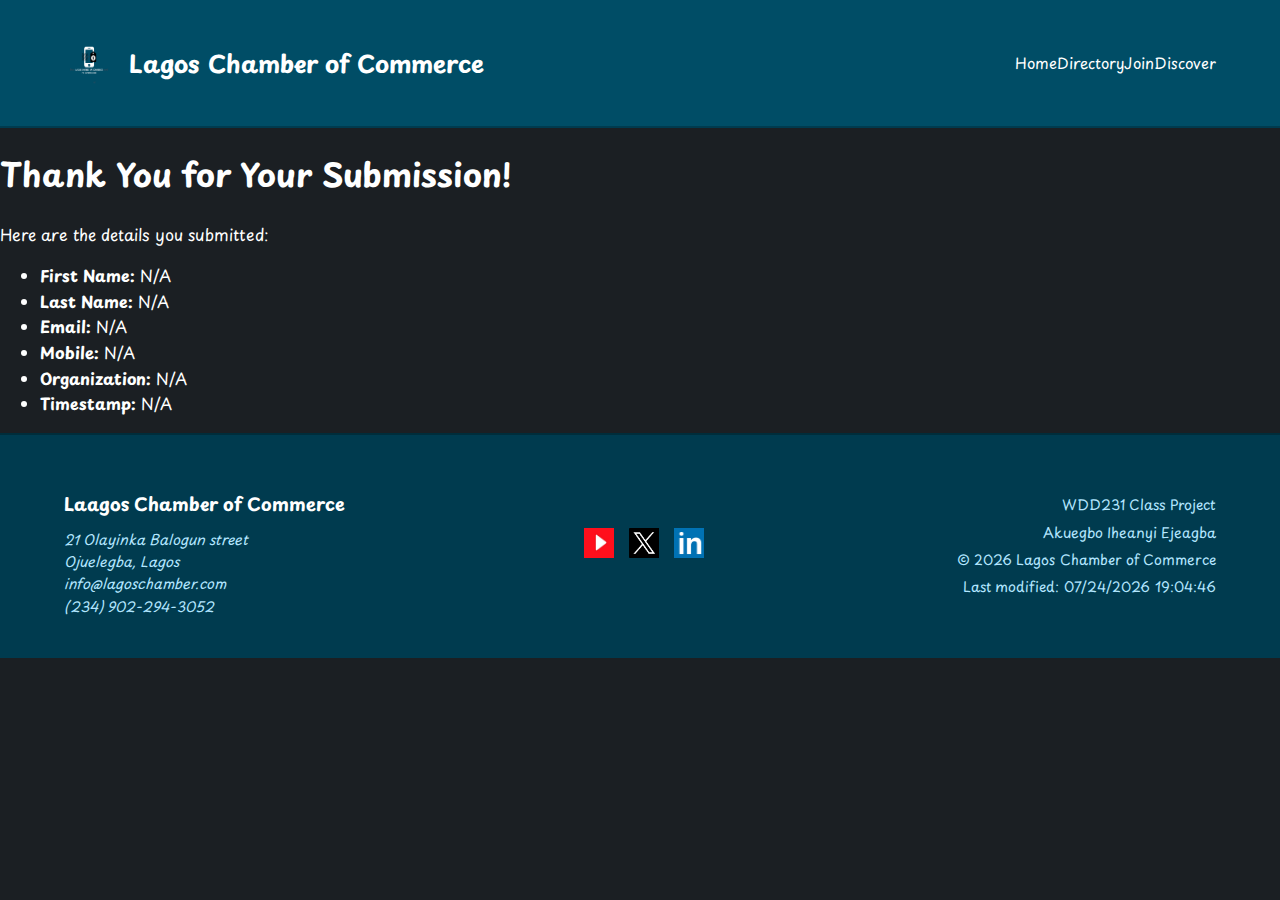
<file: chamber/thankyou.html>
<!DOCTYPE html>
<html lang="en">

<head>
    <meta charset="UTF-8">
    <meta name="viewport" content="width=device-width, initial-scale=1.0">
    <title>Lagos Chamber of Commerce Directory Page</title>
    <meta name="author" content="Akuegbo Iheanyi Ejeagba">
    <meta name="description"
        content="Welcome to the Lagos City Chamber of Commerce. Find information on local events, business resources, and networking opportunities.">
    <meta property="og:type" content="website">
    <meta property="og:title" content="Lagos City Chamber of Commerce">
    <meta property="og:url" content="https://lagoschamber.com/">
    <meta property="og:image" content="https://www.lagoschamber.com/">
    <meta property="og:description"
        content="Discover local businesses and services with the Lagos City Chamber of Commerce directory.">
    <link rel="icon" href="images/favicon.ico">
    <link rel="preconnect" href="https://fonts.googleapis.com">
    <link rel="preconnect" href="https://fonts.gstatic.com" crossorigin>
    <link href="https://fonts.googleapis.com/css2?family=Playpen+Sans:wght@500&display=swap" rel="stylesheet">


    <!-- Normalize CSS (Reset CSS) -->
    <link rel="stylesheet" href="styles/normalize.css">
    <!-- Custom CSS -->
    <link rel="stylesheet" href="styles/join.css">
    <script src="scripts/join.js" defer></script>
</head>

<body>
    <header>
        <div class="container">
            <div class="logo">
                <img src="images/commerce-site-logo.png" alt="Website Logo">
                <h1>Lagos Chamber of Commerce</h1>
            </div>
            <button id="menu-toggle" aria-label="Toggle-Menu">
                <span class="menu-icon"></span>
                <span class="menu-icon"></span>
                <span class="menu-icon"></span>
            </button>
            <nav>
                <ul class="nav-menu">
                    <li><a href="https://iheanyi11.github.io/wdd231/chamber/index.html">Home</a></li>
                    <li><a href="https://iheanyi11.github.io/wdd231/chamber/directory.html">Directory</a></li>
                    <li><a href="#">Join</a></li>
                    <li><a href="#">Discover</a></li>
                </ul>
            </nav>
        </div>
    </header>
    <main class="thanks">
        <div class="container">
            <h1>Thank You for Your Submission!</h1>
            <p>Here are the details you submitted:</p>

            <ul>
                <li><strong>First Name:</strong> <span id="firstName"></span></li>
                <li><strong>Last Name:</strong> <span id="lastName"></span></li>
                <li><strong>Email:</strong> <span id="email"></span></li>
                <li><strong>Mobile:</strong> <span id="mobile"></span></li>
                <li><strong>Organization:</strong> <span id="organization"></span></li>
                <li><strong>Timestamp:</strong> <span id="timestamp"></span></li>
            </ul>
        </div>


    </main>
    <footer>
        <div class="footer-container">
            <div class="footer-info">
                <h2>Laagos Chamber of Commerce</h2>
                <address>
                    21 Olayinka Balogun street<br>
                    Ojuelegba, Lagos<br>
                    <a href="mailto:lagoschamber.com">info@lagoschamber.com</a><br>
                    <a href="tel:+2349022943052">(234) 902-294-3052</a>
                </address>
            </div>
            <div class="footer-social">
                <a href="www.youtube.com"><img src="images/youtube.jpg" alt="YouTube"></a>
                <a href="www.twitter.com"><img src="images/x-image.png" alt="Twitter"></a>
                <a href="www.indeed.com"><img src="images/indeed.png" alt="Indeed"></a>
            </div>
            <div class="footer-credit">
                <p>WDD231 Class Project</p>
                <p>Akuegbo Iheanyi Ejeagba</p>
                <p>© <span id="currentYear"></span> Lagos Chamber of Commerce</p>
                <p id="lastModified"> Last Update: </p>
            </div>
        </div>
    </footer>
</body>

</html>
</file>
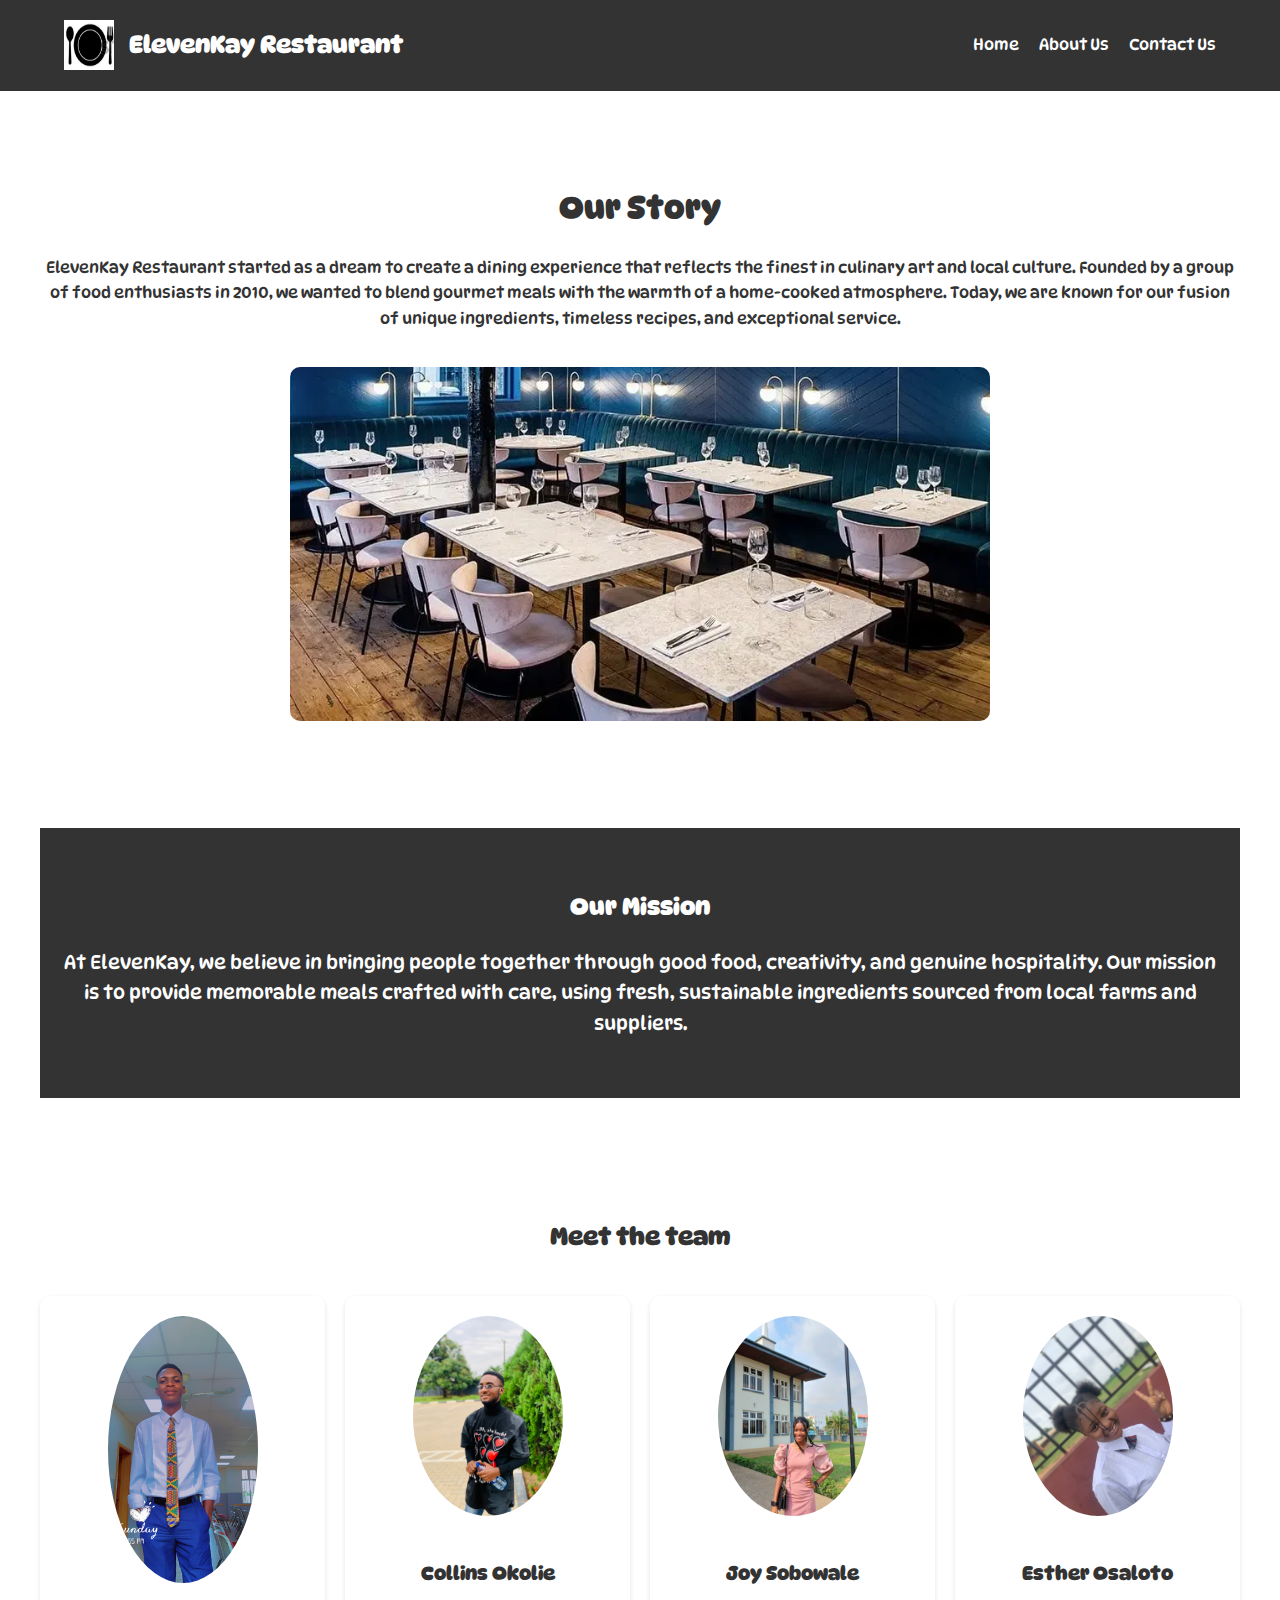
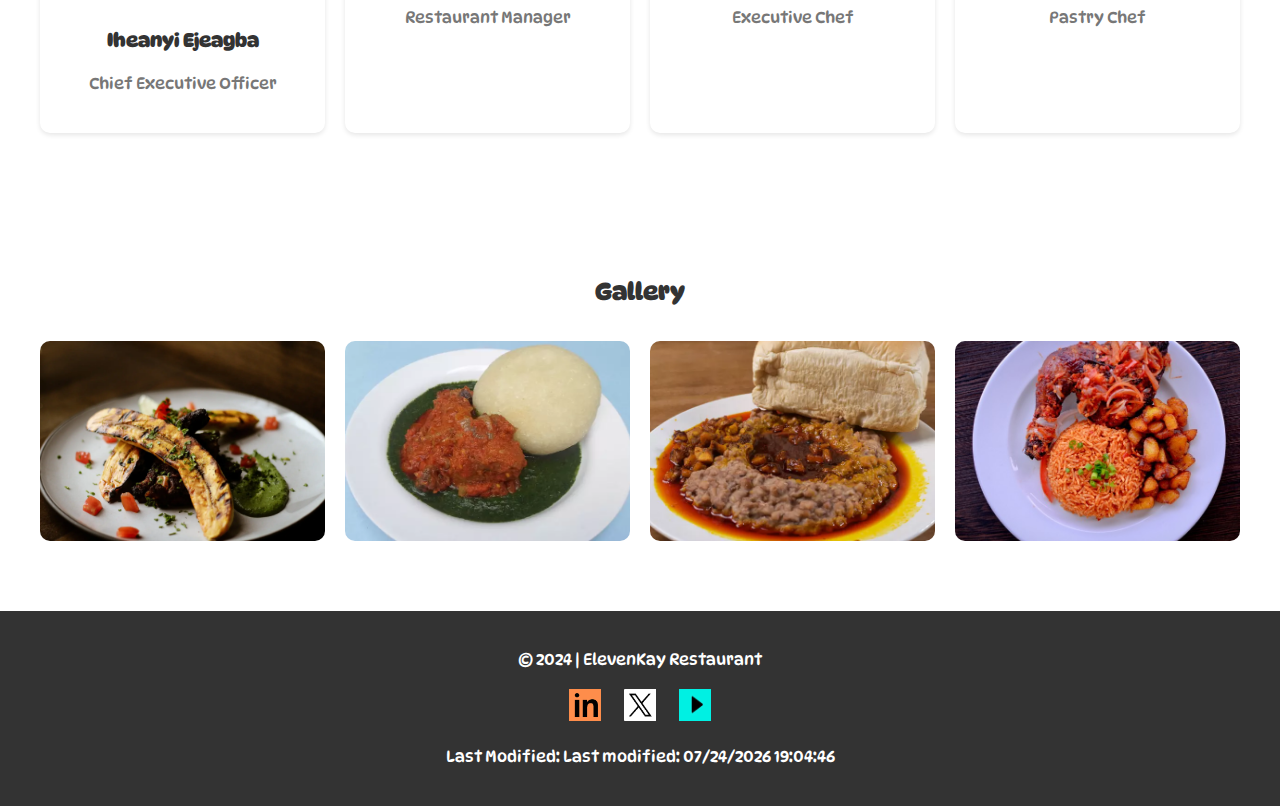
<file: project/about.html>
<!DOCTYPE html>
<html lang="en">

<head>
    <meta charset="UTF-8">
    <meta name="viewport" content="width=device-width, initial-scale=1.0">
    <title>ElevenKay Restaurant about page</title>
    <meta name="author" content="Akuegbo Iheanyi Ejeagba">
    <meta name="description" content="WDD231 - Web Front End Development 1 - End of semester project">

    <!-- Open Graph meta properties -->
    <meta property="og:title" content="Local Restaurant">
    <meta property="og:description" content="Enjoy delicious meals and a great ambience at our restaurant.">
    <meta property="og:image"
        content="https://media.istockphoto.com/id/2149219718/photo/3d-render-of-cafe-restaurant-interior.jpg?s=1024x1024&w=is&k=20&c=udyyx1ivAVlSQX2OHNemIEWHupo4Ef9nepIK-UQ-aB0=">
    <meta property="og:url" content="https://iheanyi11.github.io/wdd231/project/index.html">


    <link rel="preconnect" href="https://fonts.googleapis.com">
    <link rel="preconnect" href="https://fonts.gstatic.com" crossorigin>
    <link href="https://fonts.googleapis.com/css2?family=DynaPuff:wght@400..700&display=swap" rel="stylesheet">

    <link rel="stylesheet" href="styles/about.css">
    <script src="scripts/about.js" defer></script>
    <link rel="icon" href="images/favicon.ico">
</head>

<body>
    <header>
        <div class="container">
            <div class="logo">
                <img src="images/restaurant-logo.png" alt="Website Logo">
                <h1>ElevenKay Restaurant</h1>
            </div>
            <button id="menu-toggle" aria-label="Toggle-Menu">
                <span class="menu-icon"></span>
                <span class="menu-icon"></span>
                <span class="menu-icon"></span>
            </button>
            <nav>
                <ul class="nav-menu">
                    <li><a href="index.html">Home</a></li>
                    <li><a href="about.html">About Us</a></li>
                    <li><a href="contact.html">Contact Us</a></li>
                </ul>
            </nav>
        </div>
    </header>

    <main>
        <section class="restaurant-story">
            <h1>Our Story</h1>
            <p>ElevenKay Restaurant started as a dream to create a dining experience that reflects the finest in
                culinary art and local culture.
                Founded by a group of food enthusiasts in 2010, we wanted to blend gourmet meals with the warmth of a
                home-cooked atmosphere.
                Today, we are known for our fusion of unique ingredients, timeless recipes, and exceptional service.</p>
            <img src="images/restaurant-story.webp" alt="restaurant dining area">
        </section>

        <section class="mission-statement">
            <h2>Our Mission</h2>
            <p>At ElevenKay, we believe in bringing people together through good food, creativity, and genuine
                hospitality.
                Our mission is to provide memorable meals crafted with care, using fresh, sustainable ingredients
                sourced from local farms and suppliers.</p>
        </section>

        <section class="our-team">
            <h2>Meet the team</h2>
            <div class="team-grid">
                <div class="team-member">
                    <img src="images/iheanyi.jpeg" alt="CEO">
                    <h3>Iheanyi Ejeagba</h3>
                    <p>Chief Executive Officer</p>
                </div>
                <div class="team-member">
                    <img src="images/collinns-okolie.jpeg" alt="Manager">
                    <h3>Collins Okolie</h3>
                    <p>Restaurant Manager</p>
                </div>
                <div class="team-member">
                    <img src="images/joy-sobowale.jpeg" alt="Executive-chef">
                    <h3>Joy Sobowale</h3>
                    <p>Executive Chef</p>
                </div>
                <div class="team-member">
                    <img src="images/esther-twin.png" alt="pastry-chef">
                    <h3>Esther Osaloto</h3>
                    <p>Pastry Chef</p>
                </div>
            </div>
        </section>

        <section class="image-gallery">
            <h2>Gallery</h2>
            <div class="gallery-grid">
                <img src="images/dish1.webp" alt="Dish 1">
                <img src="images/dish2.webp" alt="Dish 2">
                <img src="images/dish3.webp" alt="Dish 3">
                <img src="images/dish4.jpg" alt="Dish 4">
            </div>
        </section>

        <div class="modal" style="display:none;">
            <div class="modal-content">
                <!-- Dynamic content will be inserted here via JavaScript -->
            </div>
            <span class="close-modal"
                style="position:absolute; top:10px; right:20px; font-size:2rem; cursor:pointer;">&times;</span>
        </div>
    </main>

    <footer>
        <div class="footer-content">
            <p>&copy; 2024 | ElevenKay Restaurant </p>

            <div class="social-media">
                <a href="https://indeed.com" target="_blank">
                    <img src="images/indeed.png" alt="Indeed">
                </a>
                <a href="https://twitter.com" target="_blank">
                    <img src="images/x-image.png" alt="Twitter">
                </a>
                <a href="https://youtube.com" target="_blank">
                    <img src="images/youtube.jpg" alt="Youtube">
                </a>
            </div>
        </div>

        <p>Last Modified: <span id="last-modified"></span></p>
    </footer>
</body>
</file>
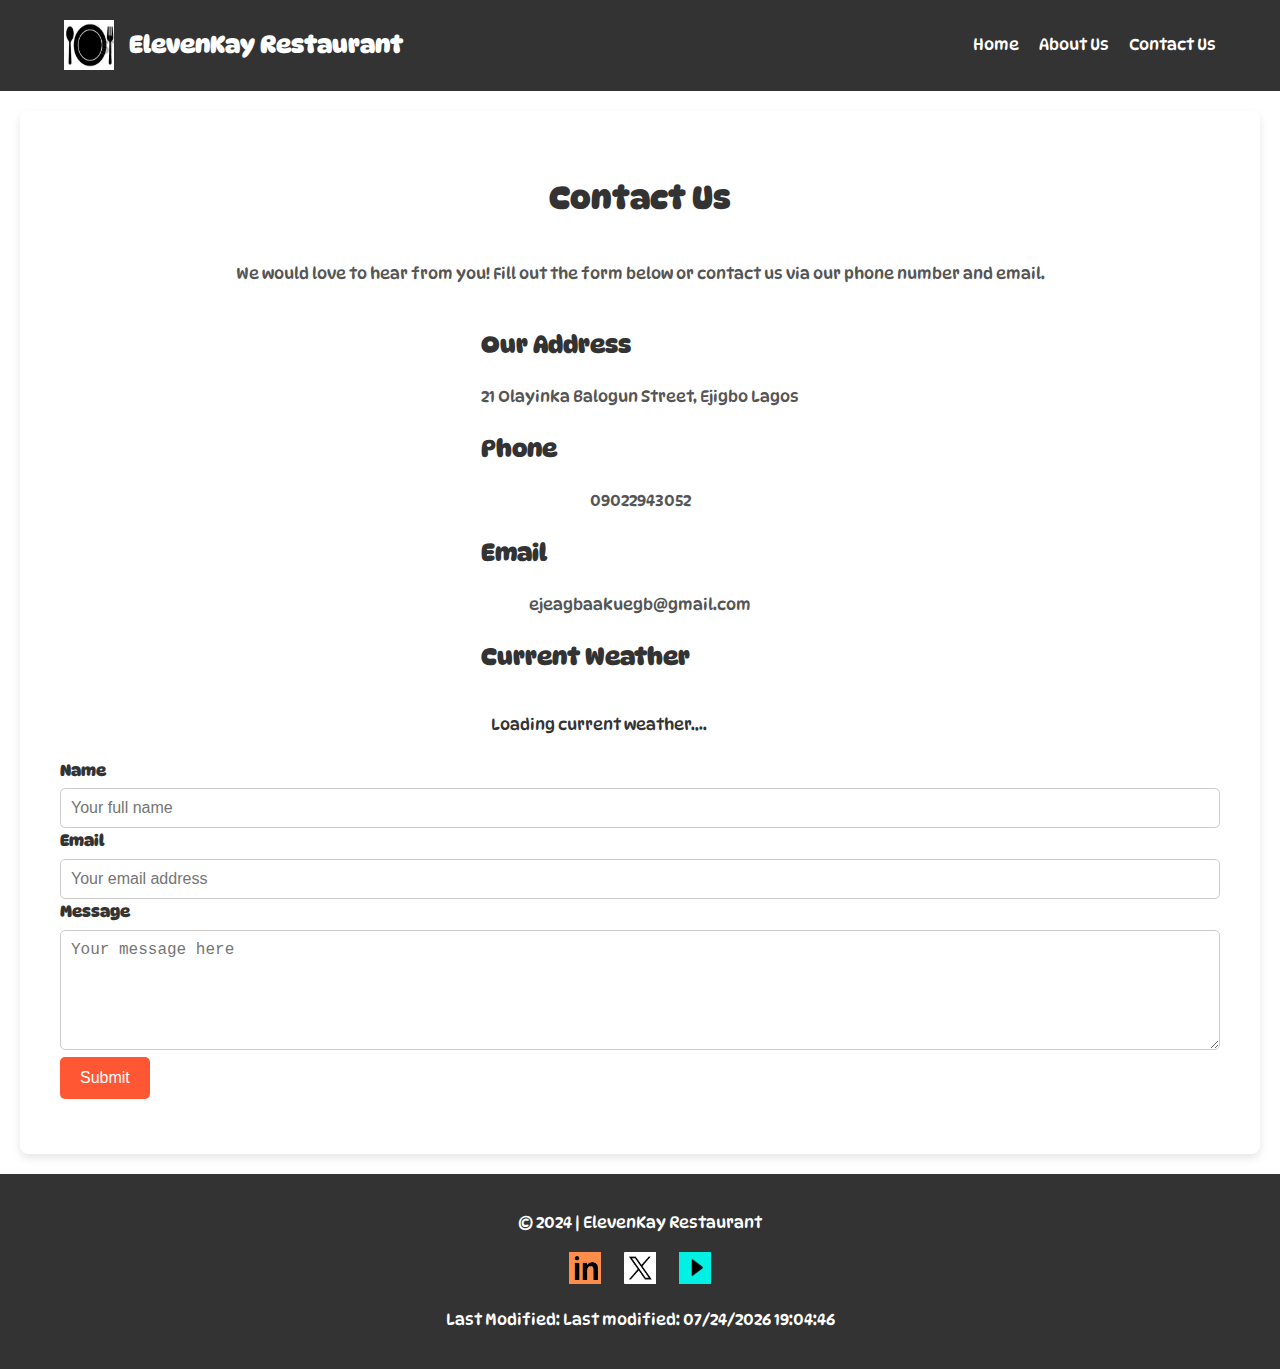
<file: project/contact.html>
<!DOCTYPE html>
<html lang="en">

<head>
    <meta charset="UTF-8">
    <meta name="viewport" content="width=device-width, initial-scale=1.0">
    <title>ElevenKay Restaurant contact page</title>
    <meta name="author" content="Akuegbo Iheanyi Ejeagba">
    <meta name="description" content="WDD231 - Web Front End Development 1 - End of semester project">

    <!-- Open Graph meta properties -->
    <meta property="og:title" content="Local Restaurant">
    <meta property="og:description" content="Enjoy delicious meals and a great ambience at our restaurant.">
    <meta property="og:image"
        content="https://media.istockphoto.com/id/2149219718/photo/3d-render-of-cafe-restaurant-interior.jpg?s=1024x1024&w=is&k=20&c=udyyx1ivAVlSQX2OHNemIEWHupo4Ef9nepIK-UQ-aB0=">
    <meta property="og:url" content="https://iheanyi11.github.io/wdd231/project/index.html">


    <link rel="preconnect" href="https://fonts.googleapis.com">
    <link rel="preconnect" href="https://fonts.gstatic.com" crossorigin>
    <link href="https://fonts.googleapis.com/css2?family=DynaPuff:wght@400..700&display=swap" rel="stylesheet">

    <link rel="stylesheet" href="styles/contact.css">
    <script src="scripts/contact.js" defer></script>
    <link rel="icon" href="images/favicon.ico">
</head>

<body>
    <header>
        <div class="container">
            <div class="logo">
                <img src="images/restaurant-logo.png" alt="Website Logo">
                <h1>ElevenKay Restaurant</h1>
            </div>
            <button id="menu-toggle" aria-label="Toggle-Menu">
                <span class="menu-icon"></span>
                <span class="menu-icon"></span>
                <span class="menu-icon"></span>
            </button>
            <nav>
                <ul class="nav-menu">
                    <li><a href="index.html">Home</a></li>
                    <li><a href="about.html">About Us</a></li>
                    <li><a href="contact.html">Contact Us</a></li>
                </ul>
            </nav>
        </div>
    </header>

    <main>
        <section class="contact-section">
            <h1>Contact Us</h1>
            <p>We would love to hear from you! Fill out the form below or contact us via our phone number and email.</p>

            <div class="contact-details">
                <div class="contact-info">
                    <h2>Our Address</h2>
                    <p>21 Olayinka Balogun Street, Ejigbo Lagos</p>
                    <h2>Phone</h2>
                    <p>09022943052</p>
                    <h2>Email</h2>
                    <p>ejeagbaakuegb@gmail.com</p>
                </div>

                <!-- Weather API Section -->
                <div class="weather-info">
                    <h2>Current Weather</h2>
                    <div id="weather">
                        <p>Loading current weather....</p>
                    </div>
                </div>
            </div>

            <!-- Contact form section -->
            <form id="contact-form" action="form-action.html" method="get">
                <label for="name">Name</label>
                <input type="text" id="text" name="text" required placeholder="Your full name">

                <label for="email">Email</label>
                <input type="email" id="email" name="email" required placeholder="Your email address">

                <label for="message">Message</label>
                <textarea id="message" name="message" required placeholder="Your message here"></textarea>

                <button type="submit">Submit</button>
            </form>
        </section>
    </main>

    <footer>
        <div class="footer-content">
            <p>&copy; 2024 | ElevenKay Restaurant </p>

            <div class="social-media">
                <a href="https://indeed.com" target="_blank">
                    <img src="images/indeed.png" alt="Indeed">
                </a>
                <a href="https://twitter.com" target="_blank">
                    <img src="images/x-image.png" alt="Twitter">
                </a>
                <a href="https://youtube.com" target="_blank">
                    <img src="images/youtube.jpg" alt="Youtube">
                </a>
            </div>
        </div>

        <p>Last Modified: <span id="last-modified"></span></p>
    </footer>
</body>
</file>
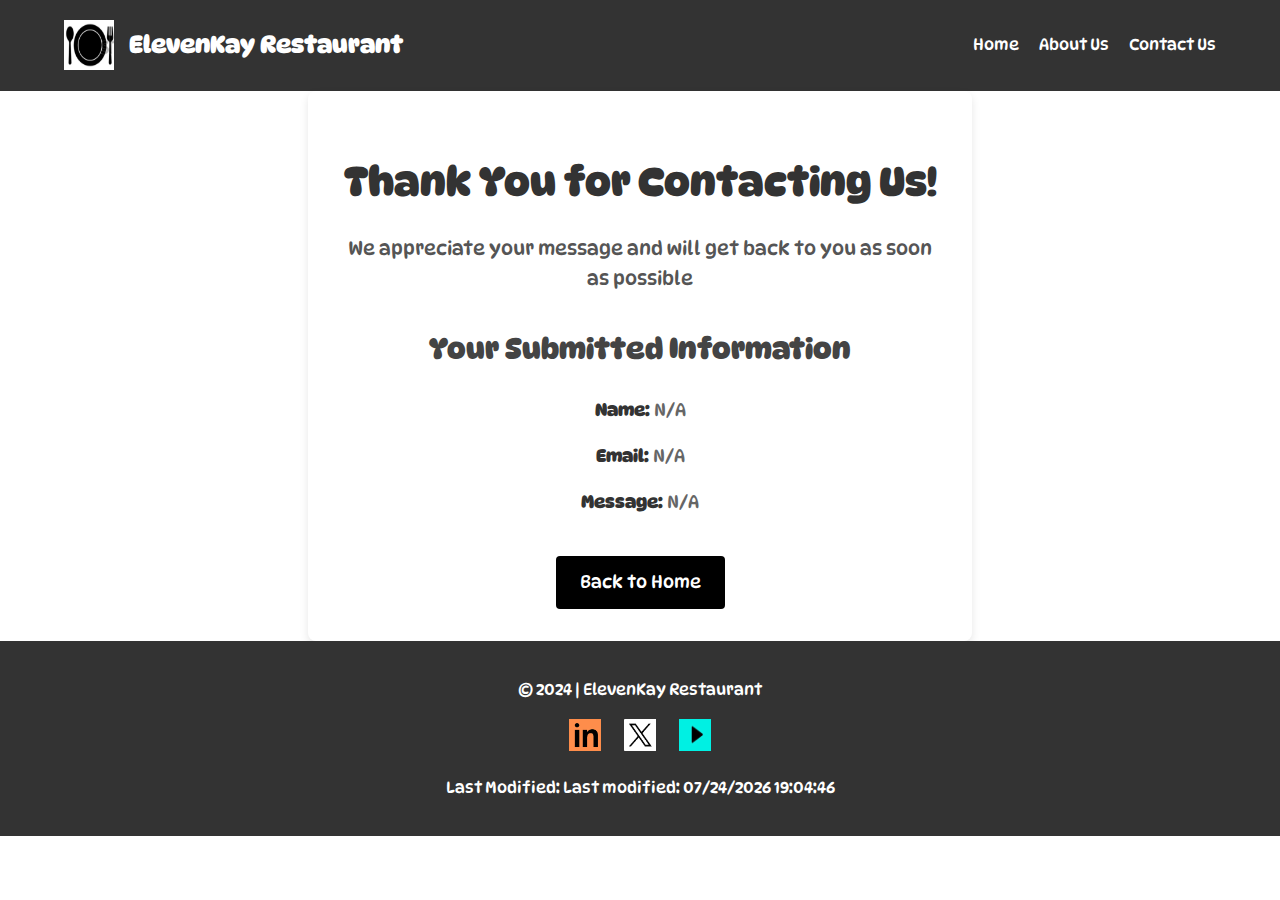
<file: project/form-action.html>
<!DOCTYPE html>
<html lang="en">

<head>
    <meta charset="UTF-8">
    <meta name="viewport" content="width=device-width, initial-scale=1.0">
    <title>ElevenKay Restaurant form action page</title>
    <meta name="author" content="Akuegbo Iheanyi Ejeagba">
    <meta name="description" content="WDD231 - Web Front End Development 1 - End of semester project">

    <!-- Open Graph meta properties -->
    <meta property="og:title" content="Local Restaurant">
    <meta property="og:description" content="Enjoy delicious meals and a great ambience at our restaurant.">
    <meta property="og:image"
        content="https://media.istockphoto.com/id/2149219718/photo/3d-render-of-cafe-restaurant-interior.jpg?s=1024x1024&w=is&k=20&c=udyyx1ivAVlSQX2OHNemIEWHupo4Ef9nepIK-UQ-aB0=">
    <meta property="og:url" content="https://iheanyi11.github.io/wdd231/project/index.html">


    <link rel="preconnect" href="https://fonts.googleapis.com">
    <link rel="preconnect" href="https://fonts.gstatic.com" crossorigin>
    <link href="https://fonts.googleapis.com/css2?family=DynaPuff:wght@400..700&display=swap" rel="stylesheet">

    <link rel="stylesheet" href="styles/contact.css">
    <script src="scripts/contact.js" defer></script>
    <link rel="icon" href="images/favicon.ico">
</head>

<body>
    <header>
        <div class="container">
            <div class="logo">
                <img src="images/restaurant-logo.png" alt="Website Logo">
                <h1>ElevenKay Restaurant</h1>
            </div>
            <button id="menu-toggle" aria-label="Toggle-Menu">
                <span class="menu-icon"></span>
                <span class="menu-icon"></span>
                <span class="menu-icon"></span>
            </button>
            <nav>
                <ul class="nav-menu">
                    <li><a href="index.html">Home</a></li>
                    <li><a href="about.html">About Us</a></li>
                    <li><a href="contact.html">Contact Us</a></li>
                </ul>
            </nav>
        </div>
    </header>

    <main>
        <section class="thank-you-section">
            <h1>Thank You for Contacting Us!</h1>
            <p>We appreciate your message and will get back to you as soon as possible</p>

            <div class="form-details">
                <h2>Your Submitted Information</h2>
                <p><strong>Name:</strong> <span id="submitted-name"></span></p>
                <p><strong>Email:</strong> <span id="submitted-email"></span></p>
                <p><strong>Message:</strong> <span id="submitted-message"></span></p>
            </div>

            <!-- Go Back Button -->
            <a href="index.html" class="btn">Back to Home</a>
        </section>
    </main>

    <footer>
        <div class="footer-content">
            <p>&copy; 2024 | ElevenKay Restaurant </p>

            <div class="social-media">
                <a href="https://indeed.com" target="_blank">
                    <img src="images/indeed.png" alt="Indeed">
                </a>
                <a href="https://twitter.com" target="_blank">
                    <img src="images/x-image.png" alt="Twitter">
                </a>
                <a href="https://youtube.com" target="_blank">
                    <img src="images/youtube.jpg" alt="Youtube">
                </a>
            </div>
        </div>

        <p>Last Modified: <span id="last-modified"></span></p>
    </footer>
</body>
</file>
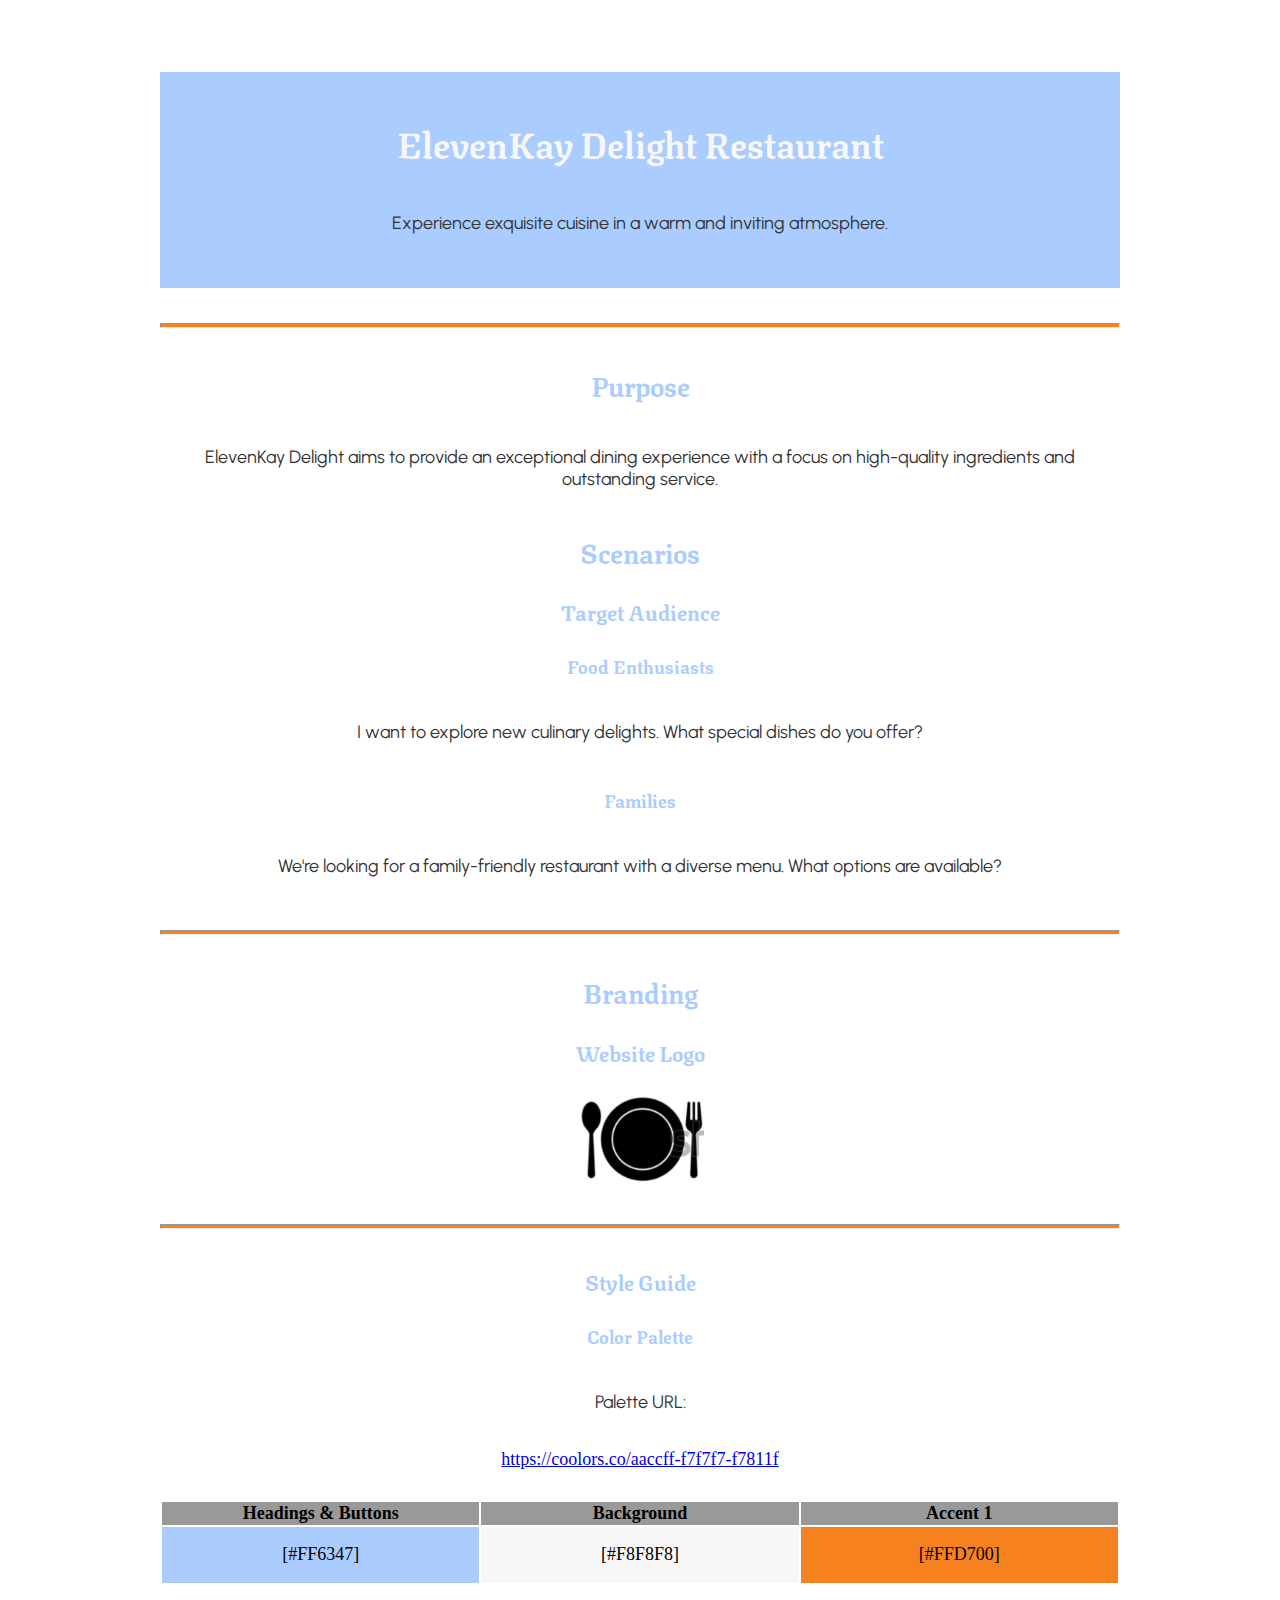
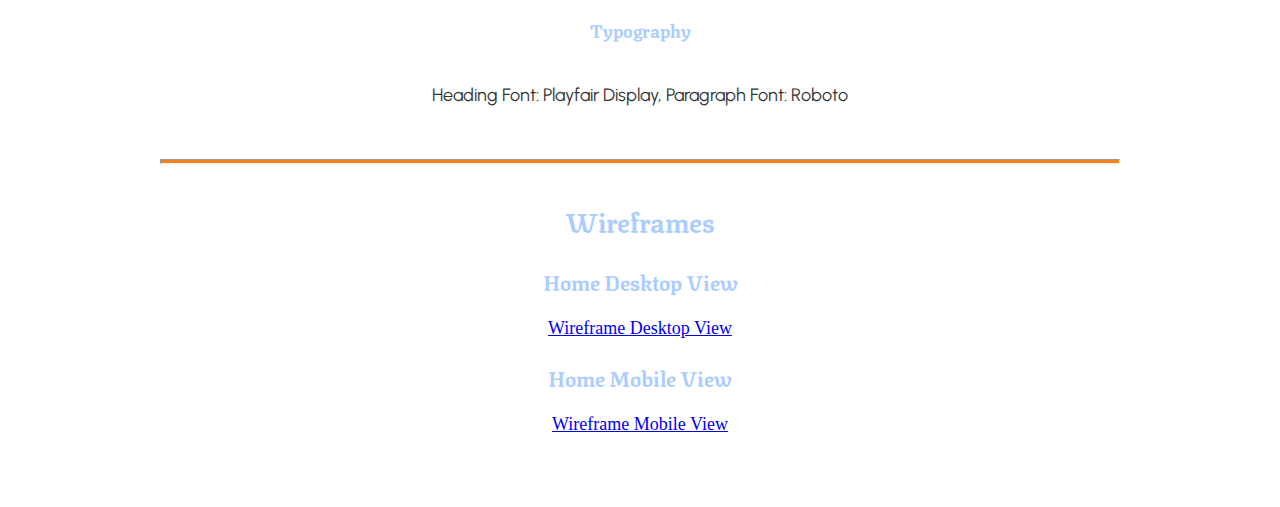
<file: project/site-plan.html>
<!DOCTYPE html>
<html lang="en">

<head>
    <meta charset="UTF-8">
    <meta name="viewport" content="width=device-width, initial-scale=1.0">
    <meta name="description" content="Welcome to ElevenKay Delight, your premier dining destination.">
    <meta name="author" content="Your Name">
    <title>ElevenKay Delight Restaurant</title>
    <link rel="stylesheet" href="styles/site-plan.css">
</head>

<body>
    <header>
        <h1>ElevenKay Delight Restaurant</h1>
        <p>Experience exquisite cuisine in a warm and inviting atmosphere.</p>
    </header>
    <main>
        <hr />
        <section id="purpose">
            <h2>Purpose</h2>
            <p>ElevenKay Delight aims to provide an exceptional dining experience with a focus on high-quality
                ingredients
                and outstanding service.</p>
        </section>

        <section id="scenarios">
            <h2>Scenarios</h2>
            <h3>Target Audience</h3>
            <h4>Food Enthusiasts</h4>
            <p>I want to explore new culinary delights. What special dishes do you offer?</p>
            <h4>Families</h4>
            <p>We're looking for a family-friendly restaurant with a diverse menu. What options are available?</p>
        </section>
        <hr />

        <section id="branding">
            <h2>Branding</h2>
            <h3>Website Logo</h3>
            <img src="images/restaurant-logo.png" alt="Gourmet Delight Restaurant Logo">
        </section>
        <hr />

        <section>
            <h3>Style Guide</h3>
            <h4>Color Palette</h4>
            <p>Palette URL:</p>
            <a href="https://coolors.co/aaccff-f7f7f7-f7811f"
                target="_blank">https://coolors.co/aaccff-f7f7f7-f7811f</a>
            <table class="colors">
                <tr>
                    <th>Headings & Buttons</th>
                    <th>Background</th>
                    <th>Accent 1</th>
                </tr>
                <tr>
                    <td class="primary">[#FF6347]</td>
                    <td class="secondary">[#F8F8F8]</td>
                    <td class="accent1">[#FFD700]</td>
                </tr>
            </table>
            <h4>Typography</h4>
            <p>Heading Font: Playfair Display, Paragraph Font: Roboto</p>
        </section>
        <hr />

        <section id="wireframe">
            <h2>Wireframes</h2>
            <h3>Home Desktop View</h3>
            <a href="https://wireframe.cc/RMcTqO">Wireframe Desktop View</a>

            <h3>Home Mobile View</h3>
            <a href="https://wireframe.cc/doUEym">Wireframe Mobile View</a>
        </section>
    </main>
</body>
</file>
<file: styles/course-page.css>
body {
    font-family: "Playpen Sans", cursive;
    margin: 0;
    padding: 0;
    background-color: #f4f4f9;
}

header {
    color: white;
    text-align: center;
    background-color: #1E4966;
    padding: 0;
}

header .profile {
    display: flex;
    flex-direction: row;
    align-items: center;
    justify-content: center;
    background-color: #1E4966;
    padding: 1rem;
}

header .profile img {
    border-radius: 10px;
    width: 130px;
    height: 130px;
    margin-bottom: 1rem;
}

header h1 {
    margin: 3rem;
    padding: 15px;
}

nav {
    display: flex;
    justify-content: center;
    background-color: black;
    padding: 0;
}

nav ul {
    display: flex;
    list-style: none;
    margin: 0;
    padding: 30px 0;
    justify-content: space-between;
    width: 60%;
}

nav li {
    margin: 0;
}

nav a {
    font-size: 15px;
    color: white;
    text-decoration: none;
}

nav a:hover {
    background-color: #1E4966;
    color: white;
    padding: 15px;
    border-radius: 6px;
}

nav a.active {
    color: yellow;
}

#menu-toggle {
    display: none;
    background: none;
    border: none;
    cursor: pointer;
    padding: 10px;
    position: relative;
}

.menu-icon {
    width: 25px;
    height: 2px;
    background-color: white;
    display: block;
    margin: 5px 0;
    transition: all 0.3s ease;
}

#menu-toggle.open .menu-icon:nth-child(1) {
    transform: rotate(45deg) translate(5px, 5px);
}

#menu-toggle.open .menu-icon:nth-child(2) {
    opacity: 0;
}

#menu-toggle.open .menu-icon:nth-child(3) {
    transform: rotate(-45deg) translate(5px, -5px);
}

main {
    display: grid;
    grid-template-columns: 2fr 2fr 2fr;
    padding: 3rem;
    max-width: 80%;
    margin-right: auto;
    margin-left: auto;
}

#course-work {
    grid-column: 1/3;
    width: 94%;
}

#location {
    grid-column: 3/4;
}

#certificates {
    grid-column: 1/4;
}

section {
    margin-bottom: 2rem;
    background-color: white;
    border-radius: 8px;
    box-shadow: 0 0 30px 15px rgba(0, 0, 0, 0.3);
    padding: 1rem;
    position: relative;
}

section h2 {
    text-align: center;
    background-color: #1E4966;
    color: white;
    border-radius: 8px;
    padding: 20px;
    margin-top: -1rem;
    margin-left: -1rem;
    margin-right: -1rem;
    position: relative;
    z-index: 1;
    font-size: 30px;
}

section p {
    text-align: center;
    z-index: 2;
}

section img {
    max-width: 70%;
    display: block;
    margin-left: auto;
    margin-right: auto;
}

section:before {
    content: '';
    position: absolute;
    top: -1rem;
    left: -1rem;
    right: -1rem;
    bottom: -1rem;
    background-color: #f4f4f9;
    z-index: -1;
    border-radius: 8px;
}

#filter-buttons {
    display: flex;
    justify-content: space-around;
    margin-bottom: 1rem;
    margin-left: auto;
    margin-right: auto;
    width: 50%;
}

#filter-buttons button {
    margin: 0 0.5rem;
    padding: 0.75rem 1.3rem;
    cursor: pointer;
    border: none;
    background-color: black;
    color: white;
    border-radius: 8px;
    transition: background-color 0.3s;
    flex-grow: 1;
    text-align: center;
}

#filter-buttons button:hover {
    background-color: #163d54;
}

#courses-container {
    display: flex;
    flex-wrap: wrap;
    justify-content: center;
}

.course-row {
    display: flex;
    justify-content: center;
    width: 100%;
}


.course-card {
    border: 1px solid #ddd;
    border-radius: 8px;
    padding: 1rem;
    margin: 1rem;
    text-align: center;
    background-color: white;
    width: 30%;
}

.course-card.completed {
    background-color: #4CAF50;
}

.course-card.not-completed {
    background-color: #778899;
}

dialog {
    border: 1px solid rgba(0, 0, 0, 0.1);
    border-radius: .25rem;
    padding: 1rem;
    background-color: #fff;
    box-shadow: 0 0 3rem #777;
    width: 90%;
    max-width: 600px;
}

::backdrop {
    background-color: rgba(0, 0, 0, 0.5);
}

dialog button {
    position: absolute;
    top: 23px;
    right: 23px;
    padding: .5 1rem;
    border: 1px solid rgba(0, 0, 0, 0.1);
}



footer {
    background-color: #1E4966;
    color: white;
    text-align: center;
    padding: 1rem;
}

footer br {
    display: none;
}

.flag {
    height: 50px;
    width: 50px;
    margin-left: 10px;
    margin-bottom: -20px;
}

@media (max-width: 768px) {
    header {
        display: flex;
        flex-direction: row;
        align-items: center;
        justify-content: space-between;
        background-color: #1E4966;
        padding: 0.5rem 1rem;
    }

    .profile h1 {
        font-size: 20px;
        margin: 0;
        padding: 0;
    }

    header.profile {
        flex-direction: row;
        justify-content: flex-start;
    }

    header.profile img {
        margin-bottom: 0;
        margin-right: 0.7rem;
        height: 90px;
        width: 90px;
    }

    #menu-toggle {
        display: block;
    }

    nav {
        display: none;
        flex-direction: column;
        align-items: center;
        background-color: #1E4966;
        padding: 15px 0px;
    }

    nav ul {
        display: list-item;
        width: 100%;
        justify-content: center;
        padding: 20%;
    }

    nav a {
        font-size: 8px;
        color: white;
    }

    nav a:hover {
        background-color: #1E4966;
        color: white;
        padding: 8px;
        border-radius: 6px;
    }

    nav.show {
        display: flex;
    }

    main {
        display: block;
        padding: 1rem;
        max-width: 100%;
        border-color: white
    }

    #filter-buttons {
        justify-content: center;
        width: 100%;
    }

    section {
        margin-bottom: 0;
        box-shadow: none;
    }

    section h2 {
        font-size: 15px;
    }

    .course-card {
        width: 90%;
        padding: 2px;
    }

    .course-row {
        display: block;
    }

    .flag {
        height: 30px;
        width: 30px;
        margin-bottom: -10px;
    }

    footer p {
        font-size: 15px;
    }

    footer br {
        display: block;
    }
}

/* Define keyframes for fadeInUp animation */
@keyframes fadeInUp {
    0% {
        opacity: 0;
        transform: translateY(20px);
    }

    100% {
        opacity: 1;
        transform: translateY(0);
    }
}

/* Define keyframes for swell animation */
@keyframes swell {
    0% {
        transform: scale(1);
    }

    50% {
        transform: scale(1.05);
    }

    100% {
        transform: scale(1);
    }
}

/* Apply fadeInUp animation to each course card */
.course-card {
    border: 1px solid #ddd;
    border-radius: 8px;
    padding: 1rem;
    margin: 1rem;
    text-align: center;
    background-color: white;
    width: 30%;
    animation: fadeInUp 0.5s ease forwards;
    opacity: 0;
    animation-delay: 0.2s;
    /* Adjust delay for each card */
    transition: transform 0.3s ease;
    /* Add transition for transform property */
}

/* Apply swell animation on hover and when visible */
.course-card:hover,
.course-card.visible {
    animation: swell 0.3s ease forwards;
    transform: scale(1.05);
    z-index: 1;
    /* Ensures hovered/visible card is on top */
    opacity: 1;
    /* Ensure the card is fully visible */
}

/* Adjust animation delays for each card */
.course-card:nth-child(2) {
    animation-delay: 0.4s;
    /* Delay for the second card */
}

.course-card:nth-child(3) {
    animation-delay: 0.6s;
    /* Delay for the third card */
}

.course-card:nth-child(4) {
    animation-delay: 0.8s;
    /* Delay for the fourth card */
}

.course-card:nth-child(5) {
    animation-delay: 1s;
    /* Delay for the fifth card */
}

.course-card:nth-child(6) {
    animation-delay: 1.2s;
    /* Delay for the sixth card */
}
</file>
<file: chamber/styles/home.css>
/* Custom Global Styles */
* {
    box-sizing: border-box;
}

body {
    font-family: "Playpen Sans", cursive;
    line-height: 1.6;
    margin: 0;
    padding: 0;
    background-color: #f4f4f4;
    color: #333;
}

/* Header Styling */
header {
    background-color: #004d66;
    color: white;
    padding: 20px 0;
    border-bottom: 2px solid #003b4f;
}

header .container {
    display: flex;
    justify-content: space-between;
    align-items: center;
    width: 90%;
    margin: 0 auto;
}

header .logo {
    display: flex;
    align-items: center;
}

header .logo img {
    width: 50px;
    height: 50px;
    margin-right: 15px;
}

header .logo h1 {
    font-size: 24px;
    font-weight: 700;
}

nav {
    display: flex;
    justify-content: space-between;
    padding: 0;
}

nav ul {
    display: flex;
    list-style: none;
    margin: 0;
    padding: 30px 0;
    justify-content: space-between;
    width: 60%;
}

nav li {
    margin: 0;
}

nav a {
    font-size: 15px;
    color: white;
    text-decoration: none;
}

nav a:hover {
    background-color: #1E4966;
    color: white;
    padding: 15px;
    border-radius: 6px;
}

#menu-toggle {
    display: none;
    background: none;
    border: none;
    cursor: pointer;
    padding: 10px;
    position: relative;
}

.menu-icon {
    width: 25px;
    height: 2px;
    background-color: white;
    display: block;
    margin: 5px 0;
    transition: all 0.3s ease;
}

#menu-toggle.open .menu-icon:nth-child(1) {
    transform: rotate(45deg) translate(5px, 5px);
}

#menu-toggle.open .menu-icon:nth-child(2) {
    opacity: 0;
}

#menu-toggle.open .menu-icon:nth-child(3) {
    transform: rotate(-45deg) translate(5px, -5px);
}

/* Main Content design*/
.hero {
    position: relative;
    text-align: center;
}

.hero img {
    max-width: 100%;
    max-height: 600px;
    width: 100%;
    object-fit: cover;
}

.cta {
    position: absolute;
    bottom: 20px;
    left: 50%;
    transform: translateX(-50%);
    padding: 10px 20px;
    background: #1E4966;
    color: #fff;
    border: none;
    border-radius: 5px;
    cursor: pointer;
    font-size: 1.2em;
    z-index: 10;
}

.main-contents {
    display: flex;
    justify-content: space-between;
    padding: 20px 0;
    background-color: #1b1f23;
}

.main-contents p,
h3,
ul,
h2 {
    color: #ffffff;
}

.events,
.weather,
.current-weather {
    background-color: #2b2d31;
    border: 2px solid #94d2bd;
    padding: 15px;
    border-radius: 5px;
    flex: 1;
    margin: 0 10px;
}

/* Styles for the business cards */
.bussiness-spotlight {
    display: flex;
    justify-content: space-between;
    flex-wrap: wrap;
    background-color: #1b1f23;
}

.card {
    background-color: #2b2d31;
    border: 2px solid #94d2bd;
    border-radius: 8px;
    box-shadow: 0 2px 5px rgba(0, 0, 0, 0.1);
    padding: 20px;
    margin: 10px;
    flex: 1 1 30%;
    max-width: 30%;
    box-sizing: border-box;
    text-align: center;
}

.card img {
    width: 80px;
    height: 80px;
    background-color: #e0e0e0;
    border-radius: 4px;
    margin-bottom: 15px;
}

.card h3 {
    margin: 0 0 10px;
    font-size: 1.2em;
    color: #ffffff;
}

.card p {
    margin: 5px 0;
    color: #ffffff;
}


strong {
    font-weight: bold;
}

/* footer design */
footer {
    background-color: #003b4f;
    color: white;
    padding: 40px 0;
    border-top: 2px solid #002d3b;
    font-size: 14px;
}

.footer-container {
    width: 90%;
    margin: 0 auto;
    display: flex;
    justify-content: space-between;
    align-items: center;
    flex-wrap: wrap;
}

.footer-info {
    max-width: 30%;
}

.footer-info h2 {
    font-size: 18px;
    margin-bottom: 10px;
}

.footer-info address {
    line-height: 1.6;
    color: #b3e6ff;
}

.footer-info a {
    color: #b3e6ff;
    text-decoration: none;
}

.footer-info a:hover {
    text-decoration: underline;
}

.footer-social {
    display: flex;
    justify-content: center;
    max-width: 20%;
}

.footer-social a {
    margin-right: 15px;
}

.footer-social img {
    width: 30px;
    height: 30px;
    transition: transform 0.2s ease-in-out;
}

.footer-social img:hover {
    transform: scale(1.1);
}

.footer-credit {
    max-width: 30%;
    text-align: right;
}

.footer-credit p {
    margin: 5px 0;
    color: #b3e6ff;
}

/* Responsive Menu for Smaller Screens */
@media (max-width: 767px) {
    header .container {
        flex-direction: column;
    }

    #menu-toggle {
        display: block;
    }

    nav {
        display: none;
        flex-direction: column;
        align-items: center;
        padding: 15px 0px;
    }

    nav ul {
        display: list-item;
        width: 100%;
        justify-content: center;
        padding: 20%;
    }

    nav a {
        font-size: 8px;
        color: white;
    }

    nav a:hover {
        background-color: #1E4966;
        color: white;
        padding: 8px;
        border-radius: 6px;
    }

    nav.show {
        display: flex;
    }

    .main-contents {
        flex-direction: column;
        padding: 10px;
    }

    .events,
    .weather,
    .current-weather {
        margin: 10px 0;
    }

    .card {
        flex-direction: column;
        text-align: center;
        max-width: 100%;
        padding: 15px;
    }

    .card img {
        margin-bottom: 10px;
        margin-right: 0;
    }

    .bussiness-spotlight {
        flex-direction: column;
        align-items: center;
    }

    .footer-container {
        flex-direction: column;
        align-items: center;
    }

    .footer-info,
    .footer-credit,
    .footer-social {
        text-align: center;
        margin-bottom: 20px;
    }

    .footer-credit p {
        margin: 2px 0;
    }

    .footer-social {
        justify-content: center;
    }
}

/* Styles for the business cards
.bussiness-spotlight {
    display: flex;
    justify-content: space-between;
    flex-wrap: wrap;
    background-color: #1b1f23;
} */

/* For mobile screens (max-width 480px) */
@media (max-width: 480px) {
    .hero img {
        max-height: 300px;
    }

    .cta {
        font-size: 0.9em;
        padding: 7px 14px;
    }

    .main-contents {
        padding: 5px;
    }

    .card {
        padding: 10px;
    }

    .card img {
        width: 60px;
        height: 60px;
    }

    .bussiness-spotlight {
        padding: 0;
    }
}
</file>
<file: project/styles/home.css>
/* Global Styles */
body {
    font-family: 'DynaPuff', system-ui;
    margin: 0;
    padding: 0;
    line-height: 1.6;
    color: #333;
}

a {
    color: #ff6347;
    /* Tomato color for links */
    text-decoration: none;
}

a:hover {
    text-decoration: underline;
}

/* Navigation Styles */
header {
    justify-content: space-between;
    background-color: #333;
    color: white;
    padding: 10px 0;
}

header .container {
    display: flex;
    justify-content: space-between;
    align-items: center;
    width: 90%;
    margin: 0 auto;
}

header .logo {
    display: flex;
    align-items: center;
}

header .logo img {
    width: 50px;
    height: 50px;
    margin-right: 15px;
}

header .logo h1 {
    font-size: 24px;
    font-weight: 700;
}

.nav-menu {
    list-style-type: none;
    margin: 0;
    padding: 0;
    display: flex;
    align-items: center;
}

.nav-menu li {
    margin-right: 20px;
}

.nav-menu li:last-child {
    margin-right: 0;
}

.nav-menu li a {
    color: #fff;
    text-decoration: none;
    transition: color 0.3s ease;
}

.nav-menu li a:hover {
    color: #ccc;
}

nav a:hover {
    background-color: #ff4500;
    color: white;
    padding: 15px;
    border-radius: 6px;
}

#menu-toggle {
    display: none;
    background: none;
    border: none;
    cursor: pointer;
    padding: 10px;
    position: relative;
}

.menu-icon {
    width: 25px;
    height: 2px;
    background-color: white;
    display: block;
    margin: 5px 0;
    transition: all 0.3s ease;
}

#menu-toggle.open .menu-icon:nth-child(1) {
    transform: rotate(45deg) translate(5px, 5px);
}

#menu-toggle.open .menu-icon:nth-child(2) {
    opacity: 0;
}

#menu-toggle.open .menu-icon:nth-child(3) {
    transform: rotate(-45deg) translate(5px, -5px);
}

/* Hero Section */
.hero-content {
    z-index: 2;
    max-width: 600px;
    margin: 0 auto;
    text-align: center;
    /* Centers the text and button */
}

.hero h1 {
    font-size: 3rem;
    /* Adjust size to fit the content better */
    margin-bottom: 20px;
    display: block;
    /* Ensure it's on a separate line */
}

.hero p {
    font-size: 1.2rem;
    margin-bottom: 40px;
    /* Add more space before the button */
    display: block;
    /* Ensure it's on a separate line */
}

.hero .btn-reservation {
    background-color: black;
    color: white;
    border: none;
    padding: 12px 24px;
    cursor: pointer;
    font-size: 16px;
    border-radius: 5px;
    transition: background-color 0.3s ease;
}

.hero .btn-reservation:hover {
    background-color: #ff4500;
}

.hero {
    display: flex;
    flex-direction: column;
    justify-content: center;
    align-items: center;
    height: 100vh;
    background-size: cover;
    background-position: center;
    position: relative;
    color: white;
}

/* .hero::before {
    content: '';
    position: absolute;
    top: 0;
    left: 0;
    width: 100%;
    height: 100%;
    z-index: 1;
} */

/* Features Section */
.features {
    padding: 50px 20px;
    text-align: center;
}

.features h2 {
    font-size: 2.5rem;
    margin-bottom: 40px;
}

.feature-grid {
    display: grid;
    grid-template-columns: repeat(3, 1fr);
    gap: 20px;
    max-width: 1200px;
    margin: 0 auto;
}

.feature-item img {
    width: 100%;
    height: auto;
    border-radius: 10px;
}

.feature-item h3 {
    margin: 15px 0;
    font-size: 1.8rem;
    color: #333;
}

.feature-item p {
    font-size: 1.1rem;
    color: #666;
}

/* Modal Styling */
.modal {
    display: none;
    /* Hidden by default */
    position: fixed;
    z-index: 1;
    left: 0;
    top: 0;
    width: 100%;
    height: 100%;
    overflow: auto;
    background-color: rgb(0, 0, 0);
    background-color: rgba(0, 0, 0, 0.4);
    /* Black with opacity */
    padding-top: 60px;
}

.modal-content {
    background-color: #fff;
    margin: 5% auto;
    padding: 20px;
    border: 1px solid #888;
    width: 80%;
    max-width: 400px;
    text-align: left;
}

.close {
    color: #aaa;
    float: right;
    font-size: 28px;
    font-weight: bold;
}

.close:hover,
.close:focus {
    color: black;
    text-decoration: none;
    cursor: pointer;
}

/* Footer Styles */
footer {
    background-color: #333;
    color: white;
    padding: 20px 0;
    text-align: center;
}

footer .footer-content {
    max-width: 1200px;
    margin: 0 auto;
}

footer .social-media a {
    margin: 0 10px;
}

footer .social-media img {
    width: 32px;
    height: 32px;
    filter: invert(100%);
    /* White icons for dark background */
    transition: transform 0.3s ease;
}

footer .social-media img:hover {
    transform: scale(1.2);
}


@media (max-width: 767px) {
    #menu-toggle {
        display: block;
    }

    nav {
        display: none;
        flex-direction: column;
        align-items: center;
        padding: 15px 0px;
    }

    nav ul {
        display: list-item;
        width: 100%;
        justify-content: center;
        padding: 20%;
    }

    nav a {
        font-size: 8px;
        color: white;
    }

    nav a:hover {
        background-color: #1E4966;
        color: white;
        padding: 8px;
        border-radius: 6px;
    }

    nav.show {
        display: flex;
    }

    .main-contents {
        flex-direction: column;
        padding: 10px;
    }

    .feature-grid {
        grid-template-columns: 1fr;
        /* Stack features on mobile */
    }

    footer .social-media a {
        margin: 0 5px;
    }
}

/* Responsive Styles for Small Devices (400px and below) */
@media (max-width: 480px) {
    .hero img {
        max-height: 300px;
    }

    .hero h1 {
        font-size: 1.8rem;
        /* Further reduce heading size */
        margin-bottom: 10px;
    }

    .hero p {
        font-size: 0.9rem;
        /* Slightly smaller text for the paragraph */
        margin-bottom: 15px;
    }

    .hero .btn {
        padding: 10px 20px;
        /* Make the button even more compact */
        font-size: 0.9rem;
        /* Smaller font size for button */
        margin-top: 10px;
    }

    .container {
        padding: 0 10px;
        /* Reduce container padding for small screens */
    }

    footer p {
        font-size: 0.9rem;
        /* Smaller text in footer */
    }

    footer .social-icons a {
        font-size: 1.3rem;
        /* Slightly smaller social icons */
    }
}
</file>
<file: styles/prophets.css>
body {
    font-family: 'Arial', sans-serif;
    margin: 0;
    padding: 20px;
    background-color: #f4f4f4;
    /* Light gray background */
}

h1 {
    text-align: center;
    color: #003366;
    /* Dark blue color for headings */
}

.cards-grid {
    display: grid;
    grid-template-columns: repeat(auto-fit, minmax(250px, 1fr));
    gap: 20px;
}

section {
    background-color: #ffffff;
    /* White background for cards */
    border: 1px solid #ccc;
    /* Light gray border */
    border-radius: 8px;
    padding: 15px;
    box-shadow: 0 2px 5px rgba(0, 0, 0, 0.1);
    transition: transform 0.2s;
    /* Smooth hover effect */
}

section:hover {
    transform: scale(1.05);
    /* Scale effect on hover */
}

h2 {
    color: #003366;
    /* Dark blue for names */
    margin: 0 0 10px 0;
}

p {
    color: #333;
    /* Dark gray for text */
    margin: 5px 0;
}

img {
    border-radius: 5px;
    /* Rounded corners for images */
    max-width: 100%;
    /* Responsive image */
    height: auto;
    /* Maintain aspect ratio */
}

.filter-button {
    background-color: #003366;
    /* Dark blue for buttons */
    color: #ffffff;
    /* White text */
    border: none;
    border-radius: 5px;
    padding: 10px 15px;
    cursor: pointer;
    margin: 5px;
    transition: background-color 0.3s;
}

.filter-button:hover {
    background-color: #00509e;
    /* Lighter blue on hover */
}

/* General Page Styles */
body {
    font-family: 'Arial', sans-serif;
    background-color: #f4f4f9;
    margin: 0;
    padding: 0;
    text-align: center;
}

h1 {
    color: #4a3c96;
    /* Custom header color */
    margin: 20px 0;
}

/* Container for Prophet Cards */
#cards {
    display: grid;
    grid-template-columns: repeat(auto-fit, minmax(300px, 1fr));
    gap: 20px;
    margin: 20px;
    padding: 10px;
}

/* Card Style */
section {
    background-color: #e1e3ff;
    border: 1px solid #4a3c96;
    border-radius: 10px;
    padding: 20px;
    box-shadow: 0px 4px 8px rgba(0, 0, 0, 0.1);
    text-align: left;
}

/* Prophet Name */
h2 {
    color: #4a3c96;
    font-size: 1.5em;
    margin-bottom: 10px;
}

/* Date of Birth and Place of Birth Text */
p {
    font-size: 1em;
    color: #333;
    margin-bottom: 5px;
}

/* Image Style */
img {
    width: 100%;
    height: auto;
    border-radius: 5px;
    margin-top: 10px;
}

/* Footer styling */
footer {
    background: linear-gradient(135deg, #4a3c96 0%, #6654c0 50%, #e1e3ff 100%);
    padding: 20px 0;
    color: white;
    text-align: center;
    font-family: 'Georgia', serif;
    position: relative;
    margin-top: 40px;
}

/* Fancy border above the footer */
footer:before {
    content: "";
    display: block;
    width: 100%;
    height: 10px;
    background: linear-gradient(to right, #e1e3ff 0%, #4a3c96 100%);
    position: absolute;
    top: -10px;
    left: 0;
    border-radius: 5px;
}

/* Footer text styles */
footer p {
    margin: 0;
    font-size: 1.2em;
    letter-spacing: 1px;
}

/* Footer Links */
footer a {
    color: #fffbcc;
    text-decoration: none;
    font-weight: bold;
}

footer a:hover {
    color: #ffd700;
    text-decoration: underline;
}

@media screen and (max-width: 600px) {

    /* Adjust card container layout for mobile */
    #cards {
        grid-template-columns: 1fr;
        /* One column layout on mobile */
        gap: 15px;
        padding: 15px;
    }

    /* Adjust section (card) styling */
    section {
        padding: 15px;
        /* Smaller padding for mobile */
    }

    /* Adjust font sizes for smaller screens */
    h2 {
        font-size: 1.2em;
        text-align: center;
        /* Center text on mobile for better readability */
    }

    p {
        font-size: 0.9em;
        text-align: center;
        /* Center text for birthdate and birthplace */
    }

    /* Adjust image size for mobile */
    img {
        width: 80%;
        /* Make images a bit smaller to fit better */
        margin: 10px auto;
        /* Center image horizontally */
        display: block;
        /* Ensure image takes up full width */
    }
}
</file>
<file: chamber/styles/directory.css>
/* Custom Global Styles */
* {
    box-sizing: border-box;
}

body {
    font-family: "Playpen Sans", cursive;
    line-height: 1.6;
    margin: 0;
    padding: 0;
    background-color: #f4f4f4;
    color: #333;
}

/* Header Styling */
header {
    background-color: #004d66;
    color: white;
    padding: 20px 0;
    border-bottom: 2px solid #003b4f;
}

header .container {
    display: flex;
    justify-content: space-between;
    align-items: center;
    width: 90%;
    margin: 0 auto;
}

header .logo {
    display: flex;
    align-items: center;
}

header .logo img {
    width: 50px;
    height: 50px;
    margin-right: 15px;
}

header .logo h1 {
    font-size: 24px;
    font-weight: 700;
}

nav {
    display: flex;
    justify-content: space-between;
    padding: 0;
}

nav ul {
    display: flex;
    list-style: none;
    margin: 0;
    padding: 30px 0;
    justify-content: space-between;
    width: 60%;
}

nav li {
    margin: 0;
}

nav a {
    font-size: 15px;
    color: white;
    text-decoration: none;
}

nav a:hover {
    background-color: #1E4966;
    color: white;
    padding: 15px;
    border-radius: 6px;
}

#menu-toggle {
    display: none;
    background: none;
    border: none;
    cursor: pointer;
    padding: 10px;
    position: relative;
}

.menu-icon {
    width: 25px;
    height: 2px;
    background-color: white;
    display: block;
    margin: 5px 0;
    transition: all 0.3s ease;
}

#menu-toggle.open .menu-icon:nth-child(1) {
    transform: rotate(45deg) translate(5px, 5px);
}

#menu-toggle.open .menu-icon:nth-child(2) {
    opacity: 0;
}

#menu-toggle.open .menu-icon:nth-child(3) {
    transform: rotate(-45deg) translate(5px, -5px);
}

main {
    max-width: 1200px;
    margin: 2rem auto;
    padding: 1rem;
}

/* CSS for grid and list view */

#main-content {
    padding-top: 2em;
    padding-bottom: 2em;
    background-color: #1b1f23;
}

#member-container {
    display: flex;
    flex-wrap: wrap;
    font-size: 12px;
    gap: 20px;
    padding: 20px;
    padding-top: 3em;
}

#member-container a {
    text-decoration: none;
    color: #ffffff;
    cursor: pointer;
}


.member-card h3,
p {
    color: #ffffff;
}

.member-card {
    border: 2px solid #94d2bd;
    background-color: #2b2d31;
    padding: 10px;
    padding-top: 20px;
    border-radius: 5px;
    width: 100%;
    box-shadow: 0 4px 6px rgba(66, 39, 200, 0.4), 0 1px 3px rgba(74, 39, 200, 0.3);
}

.grid-view .member-card {
    width: calc(33.33% - 40px);
    text-align: center;
}

.list-view .member-card {
    display: flex;
    flex-direction: column;
    width: 100%;
    align-items: center;
    text-align: center;
    font-size: 1.5em;
}

.list-view .member-card img {
    margin-right: 20px;
    margin: 0;
}

.member-card img {
    width: 100px;
    height: 100px;
    object-fit: cover;
    border-radius: 15%;
    display: block;
    margin: 0 auto 10px;
}


/* footer design */
footer {
    background-color: #003b4f;
    color: white;
    padding: 40px 0;
    border-top: 2px solid #002d3b;
    font-size: 14px;
}

.footer-container {
    width: 90%;
    margin: 0 auto;
    display: flex;
    justify-content: space-between;
    align-items: center;
    flex-wrap: wrap;
}

.footer-info {
    max-width: 30%;
}

.footer-info h2 {
    font-size: 18px;
    margin-bottom: 10px;
}

.footer-info address {
    line-height: 1.6;
    color: #b3e6ff;
}

.footer-info a {
    color: #b3e6ff;
    text-decoration: none;
}

.footer-info a:hover {
    text-decoration: underline;
}

.footer-social {
    display: flex;
    justify-content: center;
    max-width: 20%;
}

.footer-social a {
    margin-right: 15px;
}

.footer-social img {
    width: 30px;
    height: 30px;
    transition: transform 0.2s ease-in-out;
}

.footer-social img:hover {
    transform: scale(1.1);
}

.footer-credit {
    max-width: 30%;
    text-align: right;
}

.footer-credit p {
    margin: 5px 0;
    color: #b3e6ff;
}

/* Responsive Menu for Smaller Screens */
@media (max-width: 767px) {
    header .container {
        flex-direction: column;
    }

    #menu-toggle {
        display: block;
    }

    nav {
        display: none;
        flex-direction: column;
        align-items: center;
        padding: 15px 0px;
    }

    nav ul {
        display: list-item;
        width: 100%;
        justify-content: center;
        padding: 20%;
    }

    nav a {
        font-size: 8px;
        color: white;
    }

    nav a:hover {
        background-color: #1E4966;
        color: white;
        padding: 8px;
        border-radius: 6px;
    }

    nav.show {
        display: flex;
    }


    .footer-container {
        flex-direction: column;
        align-items: center;
    }

    .footer-info,
    .footer-credit,
    .footer-social {
        text-align: center;
        margin-bottom: 20px;
    }

    .footer-credit p {
        margin: 2px 0;
    }

    .footer-social {
        justify-content: center;
    }
}
</file>
<file: chamber/styles/discover.css>
/* Custom Global Styles */
* {
    box-sizing: border-box;
}

body {
    font-family: "Playpen Sans", cursive;
    line-height: 1.6;
    margin: 0;
    padding: 0;
    background-color: #1b1f23;
    color: #333;
}

/* Header Styling */
header {
    background-color: #004d66;
    color: white;
    padding: 20px 0;
    border-bottom: 2px solid #003b4f;
}

header .container {
    display: flex;
    justify-content: space-between;
    align-items: center;
    width: 90%;
    margin: 0 auto;
}

header .logo {
    display: flex;
    align-items: center;
}

header .logo img {
    width: 50px;
    height: 50px;
    margin-right: 15px;
}

header .logo h1 {
    font-size: 24px;
    font-weight: 700;
}

nav {
    display: flex;
    justify-content: space-between;
    padding: 0;
}

nav ul {
    display: flex;
    list-style: none;
    margin: 0;
    padding: 30px 0;
    justify-content: space-between;
    width: 60%;
}

nav li {
    margin: 0;
}

nav a {
    font-size: 15px;
    color: white;
    text-decoration: none;
}

nav a:hover {
    background-color: #1E4966;
    color: white;
    padding: 15px;
    border-radius: 6px;
}

#menu-toggle {
    display: none;
    background: none;
    border: none;
    cursor: pointer;
    padding: 10px;
    position: relative;
}

.menu-icon {
    width: 25px;
    height: 2px;
    background-color: white;
    display: block;
    margin: 5px 0;
    transition: all 0.3s ease;
}

#menu-toggle.open .menu-icon:nth-child(1) {
    transform: rotate(45deg) translate(5px, 5px);
}

#menu-toggle.open .menu-icon:nth-child(2) {
    opacity: 0;
}

#menu-toggle.open .menu-icon:nth-child(3) {
    transform: rotate(-45deg) translate(5px, -5px);
}

.grid-container {
    display: grid;
    grid-template-columns: repeat(auto-fit, minmax(570px, 1fr));
    justify-items: center;
    margin-left: 20px;
}

.sidebar {
    background-color: #1b1f23;
    border-radius: 20px;
    margin-bottom: 40px;
    width: 37rem;
    border: 2px solid #94d2bd;
}

.purpose,
.journey,
.mission,
.vision,
.calender,
.policy {
    padding: 15px;
    margin: 0;
}

#visits {
    margin-left: 2em;
    padding: 10px;
    font-size: 18px;
}

.grid-container h2 {
    background-color: #1E4966;
    color: #fff;
    padding: 10px;
    border-radius: 10px;
    margin-bottom: 15px;
}

h1,
h2 {
    color: #fff;
    padding: 10px;
}

p {
    color: #fff;
}

.main-content img {
    height: 350px;
    width: 100%;
    border-radius: 30px;
    border: 4px solid var(--primaryColor);
    box-shadow: 0 0 20px var(--secondaryColor);
    margin: 0;
    padding: 15px;
}

.caption {
    font-size: 18px;
    font-weight: 500;
    text-align: left;
    margin-left: 40px;
    margin-bottom: 50px;
    background-color: #1E4966;
    padding: 10px;
    border-top-left-radius: 10px;
    border-bottom-left-radius: 10px;
    padding: 15px;
}

/* Calendar Info */
.calendar {
    height: 30rem;
    width: auto;
    background-color: #1E4966;
    border-radius: 25px;
    overflow: hidden;
    padding: 40px 30px 40px 30px;
    margin: 40px;
    border: 2px solid #94d2bd;
}

.calendar-header {
    background: var(--backgroundColor);
    display: flex;
    justify-content: space-evenly;
    border-radius: 7px;
    align-items: center;
    font-family: 'Montserrat', sans-serif;
    font-weight: 700;
    font-size: 18px;
    color: #fff;
    padding: 10px;
}

.calendar-week-days {
    display: grid;
    grid-template-columns: repeat(7, 1fr);
    font-weight: 600;
}

.calendar-week-days div {
    display: grid;
    place-items: center;
    color: #fff;
    height: 50px;
}

.calendar-days {
    display: grid;
    grid-template-columns: repeat(7, 1fr);
    gap: 2px;
    color: #fff;
}

.calendar-days div {
    width: 37px;
    height: 33px;
    display: flex;
    align-items: center;
    justify-content: center;
    padding: 5px;
    position: relative;
    animation: to-top 1s forwards;
}

.month-picker {
    padding: 5px 10px;
    border-radius: 10px;
    cursor: pointer;
}

#month-picker:hover {
    cursor: pointer;
    transform: scale(1.2);
}

.year-picker {
    display: flex;
    align-items: center;
}

.year-change {
    height: 30px;
    width: 30px;
    border-radius: 50%;
    display: grid;
    place-items: center;
    align-content: center;
    margin: 0px 10px;
    cursor: pointer;
    background-color: #FFFFFF;
}

.year-change:hover {
    background-color: #39205a;
    transform: scale(1.12);
}

.calendar-footer {
    padding: 10px;
    display: flex;
    justify-content: flex-end;
    align-items: center;
    /* background-color: #3A3A3A; */

}

#year:hover {
    cursor: pointer;
    transform: scale(1.2);
}

.calendar-days div span {
    position: absolute;
}

.calendar-days div.current-date {
    color: var(--textColor);
    /* background-color: var(--backgroundColor); */
    border-radius: 20%;
}

.month-list {
    position: relative;
    left: 0;
    top: -130px;
    /* background-color: var(--backgroundColor); */
    color: var(--textColor);
    display: grid;
    grid-template-columns: repeat(3, auto);
    gap: 5px;
    border-radius: 20px;
}

.month-list>div {
    display: grid;
    place-content: center;
    margin: 5px 10px;
    transition: all 0.2s ease-in-out;
}

.month-list>div>div {
    border-radius: 15px;
    padding: 10px;
    cursor: pointer;
}

.month-list>div>div:hover {
    /* background-color: var(--backgroundColor); */
    color: var(--textColor);
    transform: scale(0.9);
    transition: all 0.2s ease-in-out;
}

.month-list.show {
    visibility: visible;
    pointer-events: visible;
    transition: 0.6s ease-in-out;
    animation: to-left .71s forwards;
}

.month-list.hideonce {
    visibility: hidden;
}

.month-list.hide {
    animation: to-right 1s forwards;
    pointer-events: none;
}

.date-time-formate {
    height: 4rem;
    width: 100%;
    /* background-color: var(--backgroundColor); */
    font-family: 'Montserrat', sans-serif;
    color: #fff;
    position: relative;
    display: flex;
    top: 50px;
    justify-content: center;
    align-items: center;
    border-radius: 10px;
}

.day-text-formate {
    font-family: 'Montserrat', sans-serif;
    font-size: 1.4rem;
    padding-right: 5%;
    border-right: 3px solid var(--backgroundColor);
}

.date-time-value {
    display: block;
    position: relative;
    text-align: center;
    padding-left: 5%;
}

.time-formate {
    font-size: 1.5rem;
}

.time-formate.hideTime {
    animation: hidetime 1.5s forwards;
}

.day-text-formate.hidetime {
    animation: hidetime 1.5s forwards;
}

.date-formate.hideTime {
    animation: hidetime 1.5s forwards;
}

.day-text-formate.showtime {
    animation: showtime 1s forwards;
}

.time-formate.showtime {
    animation: showtime 1s forwards;
}

.date-formate.showtime {
    animation: showtime 1s forwards;
}

@keyframes to-top {
    0% {
        transform: translateY(0);
        opacity: 0;
    }

    100% {
        transform: translateY(100%);
        opacity: 1;
    }
}

@keyframes to-left {
    0% {
        transform: translatex(230%);
        opacity: 1;
    }

    100% {
        transform: translatex(0);
        opacity: 1;
    }
}

@keyframes to-right {
    10% {
        transform: translatex(0);
        opacity: 1;
    }

    100% {
        transform: translatex(-150%);
        opacity: 1;
    }
}

@keyframes showtime {
    0% {
        transform: translatex(250%);
        opacity: 1;
    }

    100% {
        transform: translatex(0%);
        opacity: 1;
    }
}

@keyframes hidetime {
    0% {
        transform: translatex(0%);
        opacity: 1;
    }

    100% {
        transform: translatex(-370%);
        opacity: 1;
    }
}

/* footer design */
footer {
    background-color: #003b4f;
    color: white;
    padding: 40px 0;
    border-top: 2px solid #002d3b;
    font-size: 14px;
}

.footer-container {
    width: 90%;
    margin: 0 auto;
    display: flex;
    justify-content: space-between;
    align-items: center;
    flex-wrap: wrap;
}

.footer-info {
    max-width: 30%;
}

.footer-info h2 {
    font-size: 18px;
    margin-bottom: 10px;
}

.footer-info address {
    line-height: 1.6;
    color: #b3e6ff;
}

.footer-info a {
    color: #b3e6ff;
    text-decoration: none;
}

.footer-info a:hover {
    text-decoration: underline;
}

.footer-social {
    display: flex;
    justify-content: center;
    max-width: 20%;
}

.footer-social a {
    margin-right: 15px;
}

.footer-social img {
    width: 30px;
    height: 30px;
    transition: transform 0.2s ease-in-out;
}

.footer-social img:hover {
    transform: scale(1.1);
}

.footer-credit {
    max-width: 30%;
    text-align: right;
}

.footer-credit p {
    margin: 5px 0;
    color: #b3e6ff;
}

/* Responsive Menu for Smaller Screens */
@media (max-width: 767px) {
    header .container {
        flex-direction: column;
    }

    #menu-toggle {
        display: block;
    }

    nav {
        display: none;
        flex-direction: column;
        align-items: center;
        padding: 15px 0px;
    }

    nav ul {
        display: list-item;
        width: 100%;
        justify-content: center;
        padding: 20%;
    }

    nav a {
        font-size: 8px;
        color: white;
    }

    nav a:hover {
        background-color: #1E4966;
        color: white;
        padding: 8px;
        border-radius: 6px;
    }

    nav.show {
        display: flex;
    }


    .footer-container {
        flex-direction: column;
        align-items: center;
    }

    .footer-info,
    .footer-credit,
    .footer-social {
        text-align: center;
        margin-bottom: 20px;
    }

    .footer-credit p {
        margin: 2px 0;
    }

    .footer-social {
        justify-content: center;
    }
}
</file>
<file: chamber/styles/join.css>
/* Custom Global Styles */
* {
    box-sizing: border-box;
}

body {
    font-family: "Playpen Sans", cursive;
    line-height: 1.6;
    margin: 0;
    padding: 0;
    background-color: #1b1f23;
    color: #333;
}

/* Header Styling */
header {
    background-color: #004d66;
    color: white;
    padding: 20px 0;
    border-bottom: 2px solid #003b4f;
}

header .container {
    display: flex;
    justify-content: space-between;
    align-items: center;
    width: 90%;
    margin: 0 auto;
}

header .logo {
    display: flex;
    align-items: center;
}

header .logo img {
    width: 50px;
    height: 50px;
    margin-right: 15px;
}

header .logo h1 {
    font-size: 24px;
    font-weight: 700;
}

nav {
    display: flex;
    justify-content: space-between;
    padding: 0;
}

nav ul {
    display: flex;
    list-style: none;
    margin: 0;
    padding: 30px 0;
    justify-content: space-between;
    width: 60%;
}

nav li {
    margin: 0;
}

nav a {
    font-size: 15px;
    color: white;
    text-decoration: none;
}

nav a:hover {
    background-color: #1E4966;
    color: white;
    padding: 15px;
    border-radius: 6px;
}

#menu-toggle {
    display: none;
    background: none;
    border: none;
    cursor: pointer;
    padding: 10px;
    position: relative;
}

.menu-icon {
    width: 25px;
    height: 2px;
    background-color: white;
    display: block;
    margin: 5px 0;
    transition: all 0.3s ease;
}

#menu-toggle.open .menu-icon:nth-child(1) {
    transform: rotate(45deg) translate(5px, 5px);
}

#menu-toggle.open .menu-icon:nth-child(2) {
    opacity: 0;
}

#menu-toggle.open .menu-icon:nth-child(3) {
    transform: rotate(-45deg) translate(5px, -5px);
}

/* Main design */
.main-container {
    display: flex;
    flex-wrap: wrap;
    justify-content: space-between;
    padding: 20px;
}

.main-container p,
h2,
h3,
ul,
label {
    color: #ffffff;
}

form {
    width: 100%;
    max-width: 600px;
    background: #1b1f23;
    border: 2px solid #94d2bd;
    padding: 20px;
    border-radius: 8px;
    box-shadow: 0 4px 8px rgba(0, 0, 0, 0.1);
}

label {
    display: block;
    margin: 10px 0 5px;
}

.submit-btn {
    background: #003b4f;
    color: white;
}

input,
select,
textarea {
    width: 100%;
    padding: 10px;
    margin-bottom: 15px;
    border: 1px solid #ddd;
    border-radius: 4px;
}

.membership-levels {
    display: flex;
    flex-direction: column;
    margin-top: 20px;
    border: 2px solid #94d2bd;
    padding: 20px;
    border-radius: 8px;
    box-shadow: 0 4px 8px rgba(0, 0, 0, 0.1);
}

.card {
    background-color: #1b1f23;
    padding: 15px;
    margin-bottom: 10px;
    border: 2px solid #94d2bd;
    border-radius: 8px;
    text-align: center;
    /* opacity: 0; */
    transition: transform 0.3s ease-in-out, box-shadow 0.3s ease-in-out;
}

.card h3 {
    margin: 0 0 10px;
}

.card button {
    background-color: #003b4f;
    color: white;
    border: none;
    padding: 10px;
    border-radius: 4px;
    cursor: pointer;
}

.card:hover {
    transform: scale(1.05);
}

/* Modal Styles */
.modal {
    display: none;
    position: fixed;
    z-index: 1;
    left: 0;
    top: 0;
    width: 100%;
    height: 100%;
    background-color: rgba(0, 0, 0, 0.5);
}

.modal-content p,
h2,
h3,
ul {
    color: white;
}

.thanks h1,
p,
h2,
h3,
ul {
    color: white;
}

.modal-content {
    background-color: #1b1f23;
    margin: 15% auto;
    padding: 20px;
    width: 80%;
    border: 2px solid #94d2bd;
    max-width: 500px;
    border-radius: 8px;
    position: relative;
}

.close {
    position: absolute;
    top: 10px;
    right: 20px;
    color: #aaa;
    font-size: 28px;
    font-weight: bold;
    cursor: pointer;
}

.close:hover,
.close:focus {
    color: #000;
}

/* footer design */
footer {
    background-color: #003b4f;
    color: white;
    padding: 40px 0;
    border-top: 2px solid #002d3b;
    font-size: 14px;
}

.footer-container {
    width: 90%;
    margin: 0 auto;
    display: flex;
    justify-content: space-between;
    align-items: center;
    flex-wrap: wrap;
}

.footer-info {
    max-width: 30%;
}

.footer-info h2 {
    font-size: 18px;
    margin-bottom: 10px;
}

.footer-info address {
    line-height: 1.6;
    color: #b3e6ff;
}

.footer-info a {
    color: #b3e6ff;
    text-decoration: none;
}

.footer-info a:hover {
    text-decoration: underline;
}

.footer-social {
    display: flex;
    justify-content: center;
    max-width: 20%;
}

.footer-social a {
    margin-right: 15px;
}

.footer-social img {
    width: 30px;
    height: 30px;
    transition: transform 0.2s ease-in-out;
}

.footer-social img:hover {
    transform: scale(1.1);
}

.footer-credit {
    max-width: 30%;
    text-align: right;
}

.footer-credit p {
    margin: 5px 0;
    color: #b3e6ff;
}

/* Responsive Menu for Smaller Screens */
@media (max-width: 767px) {
    header .container {
        flex-direction: column;
    }

    #menu-toggle {
        display: block;
    }

    nav {
        display: none;
        flex-direction: column;
        align-items: center;
        padding: 15px 0px;
    }

    nav ul {
        display: list-item;
        width: 100%;
        justify-content: center;
        padding: 20%;
    }

    nav a {
        font-size: 8px;
        color: white;
    }

    nav a:hover {
        background-color: #1E4966;
        color: white;
        padding: 8px;
        border-radius: 6px;
    }

    nav.show {
        display: flex;
    }

    .footer-container {
        flex-direction: column;
        align-items: center;
    }

    .footer-info,
    .footer-credit,
    .footer-social {
        text-align: center;
        margin-bottom: 20px;
    }

    .footer-credit p {
        margin: 2px 0;
    }

    .footer-social {
        justify-content: center;
    }
}
</file>
<file: project/styles/about.css>
/* Global Styles */
body {
    font-family: 'DynaPuff', system-ui;
    margin: 0;
    padding: 0;
    line-height: 1.6;
    color: #333;
}

a {
    color: #ff6347;
    /* Tomato color for links */
    text-decoration: none;
}

a:hover {
    text-decoration: underline;
}

/* Navigation Styles */
header {
    justify-content: space-between;
    background-color: #333;
    color: white;
    padding: 10px 0;
}

header .container {
    display: flex;
    justify-content: space-between;
    align-items: center;
    width: 90%;
    margin: 0 auto;
}

header .logo {
    display: flex;
    align-items: center;
}

header .logo img {
    width: 50px;
    height: 50px;
    margin-right: 15px;
}

header .logo h1 {
    font-size: 24px;
    font-weight: 700;
}

.nav-menu {
    list-style-type: none;
    margin: 0;
    padding: 0;
    display: flex;
    align-items: center;
}

.nav-menu li {
    margin-right: 20px;
}

.nav-menu li:last-child {
    margin-right: 0;
}

.nav-menu li a {
    color: #fff;
    text-decoration: none;
    transition: color 0.3s ease;
}

.nav-menu li a:hover {
    color: #ccc;
}

nav a:hover {
    background-color: #ff4500;
    color: white;
    padding: 15px;
    border-radius: 6px;
}

#menu-toggle {
    display: none;
    background: none;
    border: none;
    cursor: pointer;
    padding: 10px;
    position: relative;
}

.menu-icon {
    width: 25px;
    height: 2px;
    background-color: white;
    display: block;
    margin: 5px 0;
    transition: all 0.3s ease;
}

#menu-toggle.open .menu-icon:nth-child(1) {
    transform: rotate(45deg) translate(5px, 5px);
}

#menu-toggle.open .menu-icon:nth-child(2) {
    opacity: 0;
}

#menu-toggle.open .menu-icon:nth-child(3) {
    transform: rotate(-45deg) translate(5px, -5px);
}

/* About us main section */
main {
    padding: 20px;
    margin: 0 auto;
    max-width: 1200px;
}

/* Restaurant Story Section */
.restaurant-story {
    text-align: center;
    padding: 50px 0;
}

.restaurant-story img {
    width: 100%;
    max-width: 700px;
    margin-top: 20px;
    border-radius: 10px;
}

/* Mission Statement */
.mission-statement {
    background-color: #333;
    color: #fff;
    padding: 40px 20px;
    margin: 50px 0;
    text-align: center;
}

.mission-statement p {
    font-size: 1.2rem;
}

/* Team Section */
.our-team {
    padding: 50px 0;
    text-align: center;
}

.team-grid {
    display: grid;
    grid-template-columns: repeat(auto-fit, minmax(200px, 1fr));
    gap: 20px;
    padding: 20px 0;
}

.team-member {
    text-align: center;
    padding: 20px;
    background-color: #fff;
    box-shadow: 0 2px 5px rgba(0, 0, 0, 0.1);
    border-radius: 10px;
}

.team-member img {
    width: 100%;
    border-radius: 50%;
    max-width: 150px;
    margin-bottom: 15px;
}

.team-member h3 {
    font-size: 1.2rem;
    margin-bottom: 5px;
}

.team-member p {
    font-size: 1rem;
    color: #777;
}

/* Gallery Section */
.image-gallery {
    padding: 50px 0;
}

.image-gallery h2 {
    text-align: center;
    margin-bottom: 30px;
}

.gallery-grid {
    display: grid;
    grid-template-columns: repeat(auto-fit, minmax(250px, 1fr));
    gap: 20px;
}

.gallery-grid img {
    width: 100%;
    height: 200px;
    object-fit: cover;
    border-radius: 10px;
    transition: transform 0.3s ease;
}

.gallery-grid img:hover {
    transform: scale(1.05);
}

/* Modal Styles */
.modal {
    position: fixed;
    top: 0;
    left: 0;
    width: 100%;
    height: 100%;
    background-color: rgba(0, 0, 0, 0.8);
    display: flex;
    justify-content: center;
    align-items: center;
    z-index: 999;
    display: none;
    /* Hidden by default */
}

.modal-content {
    background-color: #fff;
    padding: 30px;
    border-radius: 15px;
    text-align: center;
    width: 400px;
    max-width: 90%;
    /* Ensure it's responsive on smaller screens */
    box-shadow: 0 4px 8px rgba(0, 0, 0, 0.2);
    animation: modalFadeIn 0.3s ease-in-out;
    /* Add a smooth fade-in animation */
}

.modal img {
    width: 150px;
    border-radius: 50%;
    margin-bottom: 20px;
}

.modal h3 {
    font-size: 1.5rem;
    margin-bottom: 10px;
}

.modal p {
    font-size: 1.2rem;
    color: #666;
}

.close-modal {
    color: #333;
    font-weight: bold;
    position: absolute;
    right: 15px;
    top: 15px;
    cursor: pointer;
    font-size: 2rem;
}

.close-modal:hover {
    color: red;
}


/* Footer Styles */
footer {
    background-color: #333;
    color: white;
    padding: 20px 0;
    text-align: center;
}

footer .footer-content {
    max-width: 1200px;
    margin: 0 auto;
}

footer .social-media a {
    margin: 0 10px;
}

footer .social-media img {
    width: 32px;
    height: 32px;
    filter: invert(100%);
    /* White icons for dark background */
    transition: transform 0.3s ease;
}

footer .social-media img:hover {
    transform: scale(1.2);
}


@media (max-width: 767px) {
    #menu-toggle {
        display: block;
    }

    nav {
        display: none;
        flex-direction: column;
        align-items: center;
        padding: 15px 0px;
    }

    nav ul {
        display: list-item;
        width: 100%;
        justify-content: center;
        padding: 20%;
    }

    nav a {
        font-size: 8px;
        color: white;
    }

    nav a:hover {
        background-color: #1E4966;
        color: white;
        padding: 8px;
        border-radius: 6px;
    }

    nav.show {
        display: flex;
    }

    .restaurant-story img {
        width: 100%;
    }

    .team-grid,
    .gallery-grid {
        grid-template-columns: 1fr;
    }


    footer .social-media a {
        margin: 0 5px;
    }
}

/* Responsive Styles for Small Devices (400px and below) */
@media (max-width: 480px) {
    body {
        padding-top: 50px;
    }

    .restaurant-story h1,
    .mission-statement h2,
    .our-team h2,
    .image-gallery h2 {
        font-size: 1.5rem;
    }

    footer p {
        font-size: 0.9rem;
        /* Smaller text in footer */
    }

    footer .social-icons a {
        font-size: 1.3rem;
        /* Slightly smaller social icons */
    }
}
</file>
<file: project/styles/contact.css>
/* Global Styles */
body {
    font-family: 'DynaPuff', system-ui;
    margin: 0;
    padding: 0;
    line-height: 1.6;
    color: #333;
}

a {
    color: #ff6347;
    /* Tomato color for links */
    text-decoration: none;
}

a:hover {
    text-decoration: underline;
}

/* Navigation Styles */
header {
    justify-content: space-between;
    background-color: #333;
    color: white;
    padding: 10px 0;
}

header .container {
    display: flex;
    justify-content: space-between;
    align-items: center;
    width: 90%;
    margin: 0 auto;
}

header .logo {
    display: flex;
    align-items: center;
}

header .logo img {
    width: 50px;
    height: 50px;
    margin-right: 15px;
}

header .logo h1 {
    font-size: 24px;
    font-weight: 700;
}

.nav-menu {
    list-style-type: none;
    margin: 0;
    padding: 0;
    display: flex;
    align-items: center;
}

.nav-menu li {
    margin-right: 20px;
}

.nav-menu li:last-child {
    margin-right: 0;
}

.nav-menu li a {
    color: #fff;
    text-decoration: none;
    transition: color 0.3s ease;
}

.nav-menu li a:hover {
    color: #ccc;
}

nav a:hover {
    background-color: #ff4500;
    color: white;
    padding: 15px;
    border-radius: 6px;
}

#menu-toggle {
    display: none;
    background: none;
    border: none;
    cursor: pointer;
    padding: 10px;
    position: relative;
}

.menu-icon {
    width: 25px;
    height: 2px;
    background-color: white;
    display: block;
    margin: 5px 0;
    transition: all 0.3s ease;
}

#menu-toggle.open .menu-icon:nth-child(1) {
    transform: rotate(45deg) translate(5px, 5px);
}

#menu-toggle.open .menu-icon:nth-child(2) {
    opacity: 0;
}

#menu-toggle.open .menu-icon:nth-child(3) {
    transform: rotate(-45deg) translate(5px, -5px);
}

/* Main content styles */
.contact-section {
    display: flex;
    flex-direction: column;
    align-items: center;
    margin: 20px;
    padding: 40px;
    background-color: white;
    box-shadow: 0 4px 8px rgba(0, 0, 0, 0.1);
    border-radius: 8px;
}

.contact-section h2 {
    color: #333;
}

.contact-section p {
    margin-bottom: 20px;
    text-align: center;
    color: #555;
}

#contact-form {
    margin-bottom: 15px;
    width: 100%;
}

#contact-form label {
    display: block;
    font-weight: bold;
    color: #333;
    margin-bottom: 5px;
}

#contact-form input,
#contact-form textarea {
    width: 100%;
    padding: 10px;
    border: 1px solid #ccc;
    border-radius: 5px;
    font-size: 16px;
    box-sizing: border-box;
}

#contact-form textarea {
    resize: vertical;
    height: 120px;
}

button {
    padding: 12px 20px;
    background-color: #ff5733;
    border: none;
    color: white;
    font-size: 16px;
    border-radius: 5px;
    cursor: pointer;
    transition: background-color 0.3s ease;
}

button:hover {
    background-color: #e04a1e;
}

/* Weather Section Styling */
#weather {
    display: flex;
    align-items: center;
    margin-top: 20px;
}

#weather p {
    font-size: 16px;
    color: #333;
    margin-left: 10px;
}


/* Form-Action Page Styles */
.thank-you-section {
    max-width: 600px;
    margin: 0 auto;
    padding: 2rem;
    background-color: #ffffff;
    box-shadow: 0px 4px 8px rgba(0, 0, 0, 0.1);
    border-radius: 8px;
    text-align: center;
}

.thank-you-section h1 {
    font-size: 2.5rem;
    color: #333;
    margin-bottom: 1rem;
}

.thank-you-section p {
    font-size: 1.2rem;
    color: #555;
    margin-bottom: 2rem;
}

.form-details h2 {
    font-size: 1.8rem;
    color: #444;
    margin-bottom: 1.5rem;
}

.form-details p {
    font-size: 1.1rem;
    color: #666;
    margin-bottom: 1rem;
}

.form-details strong {
    color: #333;
}

.btn {
    display: inline-block;
    margin-top: 1.5rem;
    padding: 0.8rem 1.5rem;
    background-color: black;
    /* Primary button color */
    color: white;
    text-decoration: none;
    font-size: 1.1rem;
    border-radius: 4px;
    transition: background-color 0.3s ease;
}

.btn:hover {
    background-color: orangered;
}

/* Footer Styles */
footer {
    background-color: #333;
    color: white;
    padding: 20px 0;
    text-align: center;
}

footer .footer-content {
    max-width: 1200px;
    margin: 0 auto;
}

footer .social-media a {
    margin: 0 10px;
}

footer .social-media img {
    width: 32px;
    height: 32px;
    filter: invert(100%);
    /* White icons for dark background */
    transition: transform 0.3s ease;
}

footer .social-media img:hover {
    transform: scale(1.2);
}


@media (max-width: 767px) {
    #menu-toggle {
        display: block;
    }

    nav {
        display: none;
        flex-direction: column;
        align-items: center;
        padding: 15px 0px;
    }

    nav ul {
        display: list-item;
        width: 100%;
        justify-content: center;
        padding: 20%;
    }

    nav a {
        font-size: 8px;
        color: white;
    }

    nav a:hover {
        background-color: #1E4966;
        color: white;
        padding: 8px;
        border-radius: 6px;
    }

    nav.show {
        display: flex;
    }

    #contact-form {
        padding: 20px;
    }

    footer .social-media a {
        margin: 0 5px;
    }
}

/* Responsive Styles for Small Devices (400px and below) */
@media (max-width: 480px) {

    button {
        width: 100%;
    }

    .weather p {
        font-size: 14px;
    }

    footer p {
        font-size: 0.9rem;
        /* Smaller text in footer */
    }

    footer .social-icons a {
        font-size: 1.3rem;
        /* Slightly smaller social icons */
    }
}
</file>
<file: project/styles/site-plan.css>
@import url('https://fonts.googleapis.com/css2?family=Texturina:opsz,wght@12..72,700&family=Urbanist:wght@700&display=swap');

:root {

    --heading-color: #AACCFF;
    --background-color: #f7f7f7;
    --accent1-color: #F7811F;



    --heading-font: "Texturina";
    --paragraph-font: Urbanist, Helvetica, sans-serif;


    --headline-color-on-white: #AACCFF;
    /* headlines on a white background */
    --headline-color-on-color: #f7f7f7;
    /* headlines on a colored background */
    --paragraph-color-on-white: #333333;
    /* paragraph text on a white background */
    --paragraph-color-on-color: #f7f7f7;
    /* paragraph text on a colored background */
    --paragraph-background-color: #AACCFF;

}


body {
    max-width: 960px;
    margin: 0 auto;
    padding: 4em;
    font-size: 18px;
    text-align: center;
}

#branding img {
    display: block;
    margin: 0 auto;
    max-width: 300px;
    height: 100px;
}

h1,
h2,
h3,
h4,
h5,
h6 {
    font-family: var(--heading-font);
    color: var(--headline-color-on-white);
}

h2 {
    text-align: center;
}

hr {
    height: 3px;
    margin: 35px 0;
    background: var(--accent1-color);
}

header {
    padding: 1em;
    text-align: center;
    color: var(--headline-color-on-color);
    background-color: var(--paragraph-background-color);
}

header>h1,
header>h2 {
    color: var(--headline-color-on-color);
}

p {
    font-family: var(--paragraph-font);
    color: var(--paragraph-color-on-white);
    padding: 1em;
}

.colors {
    width: 100%;
    min-width: 350px;
    margin: 30px auto;
    text-align: center;
}

.colors th {
    background-color: #999;
}

.colors td {
    width: 25%;
    height: 3em;
}

.primary {
    background-color: var(--heading-color);
}

.secondary {
    background-color: var(--background-color);
}

.accent1 {
    background-color: var(--accent1-color);
}

p.colored {
    background-color: var(--paragraph-background-color);
    color: var(--paragraph-color-on-color);
}
</file>
